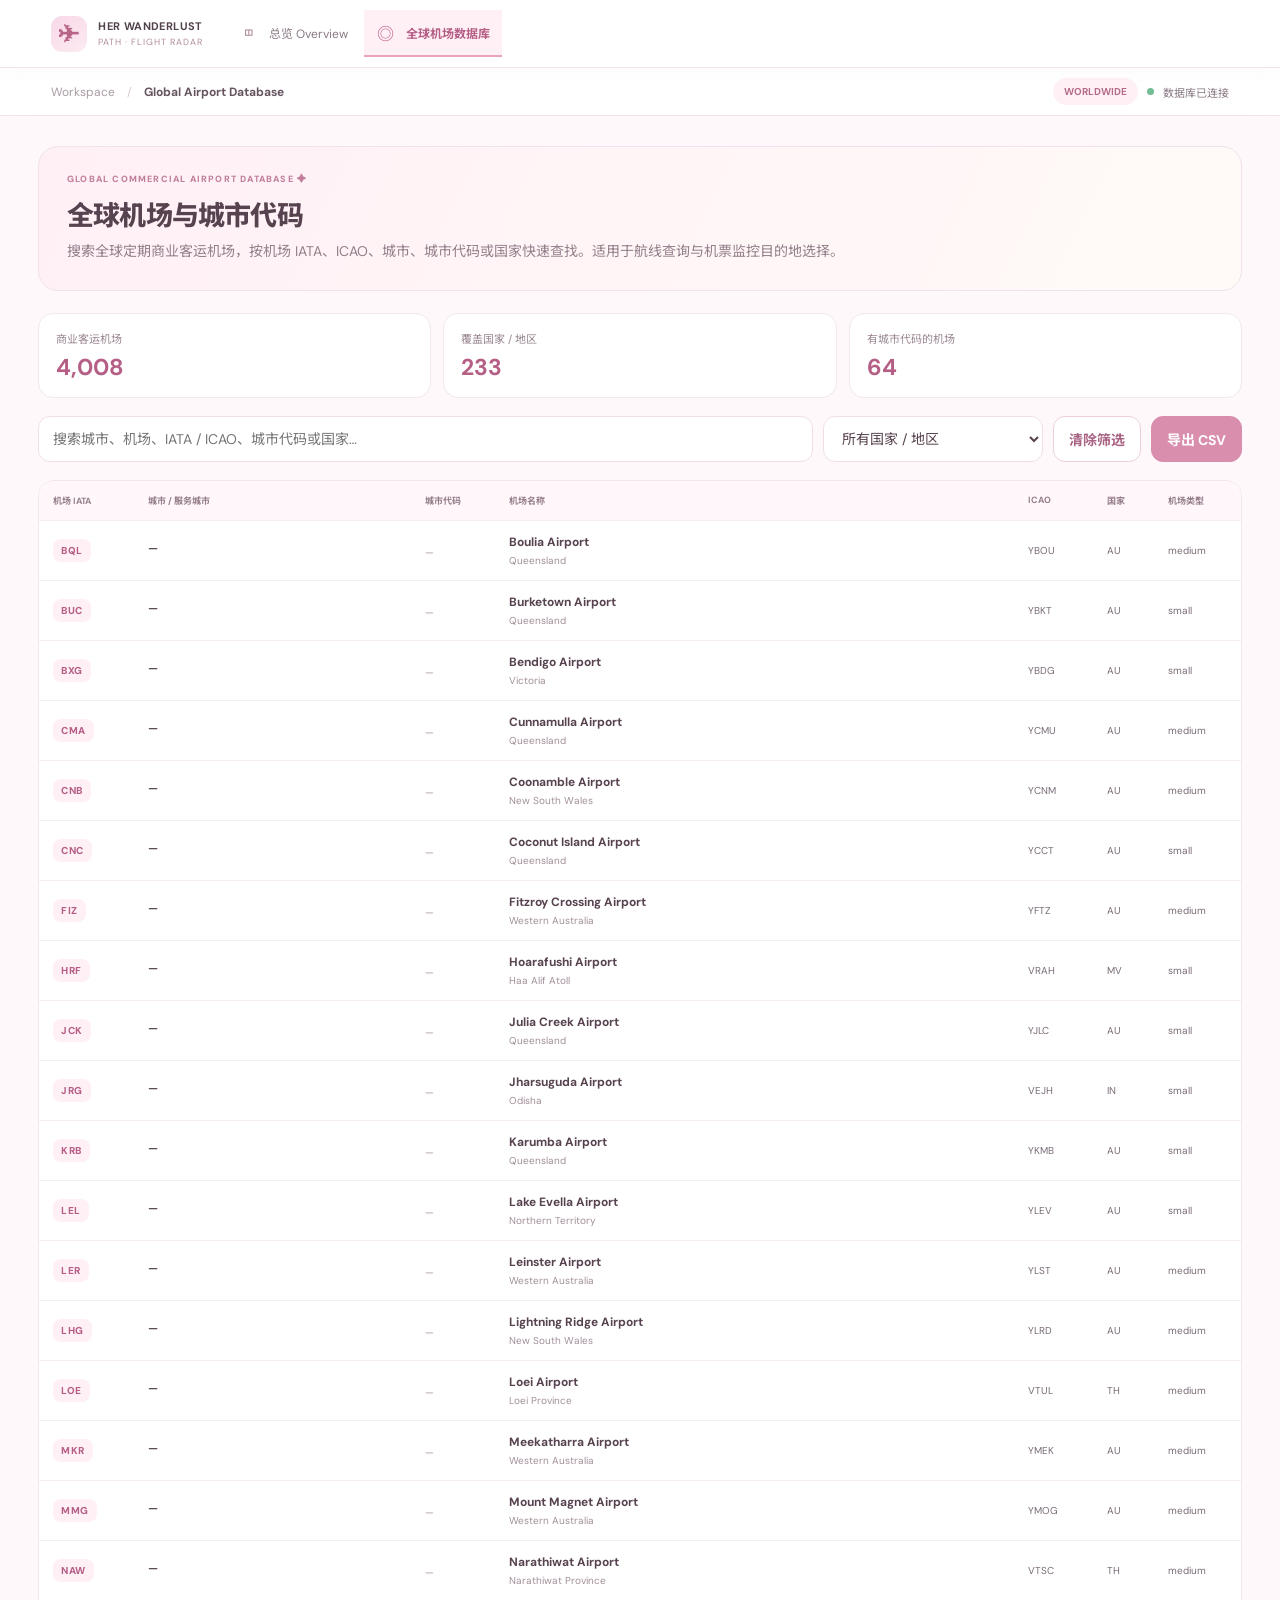
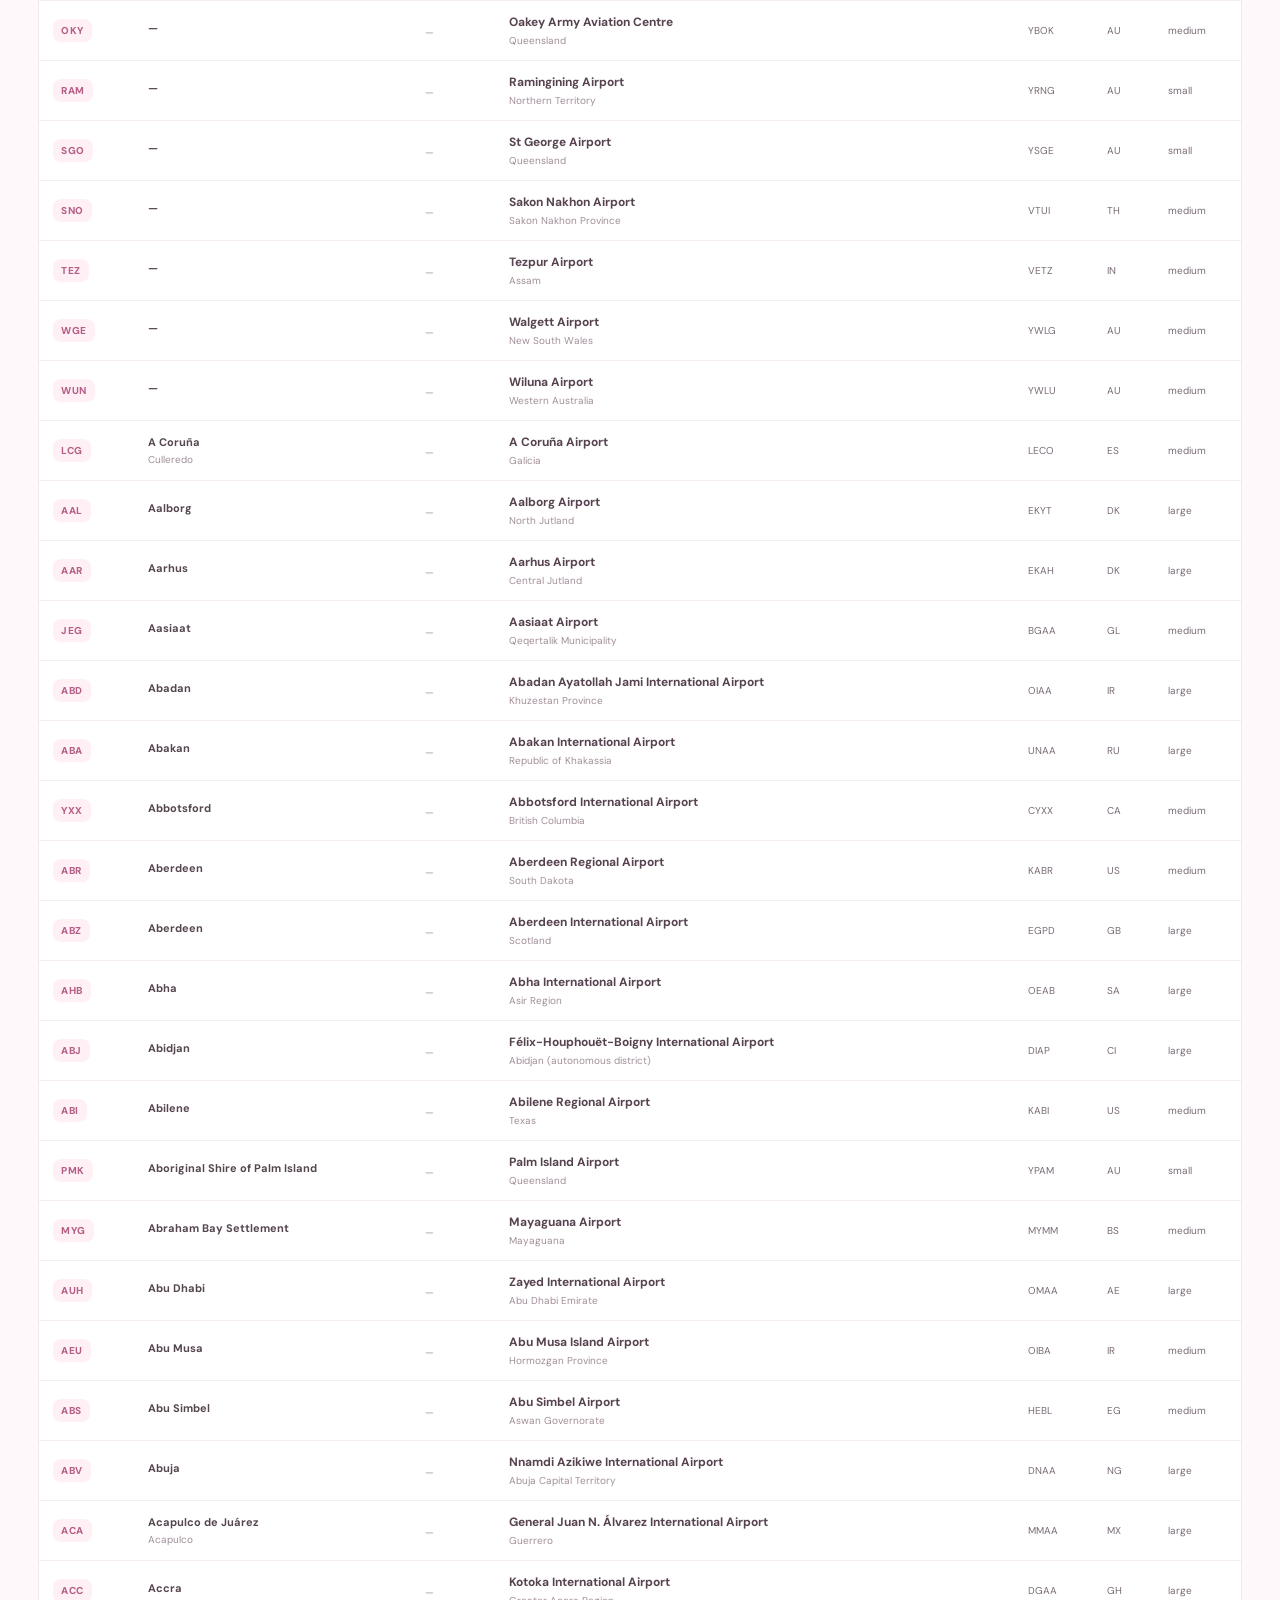
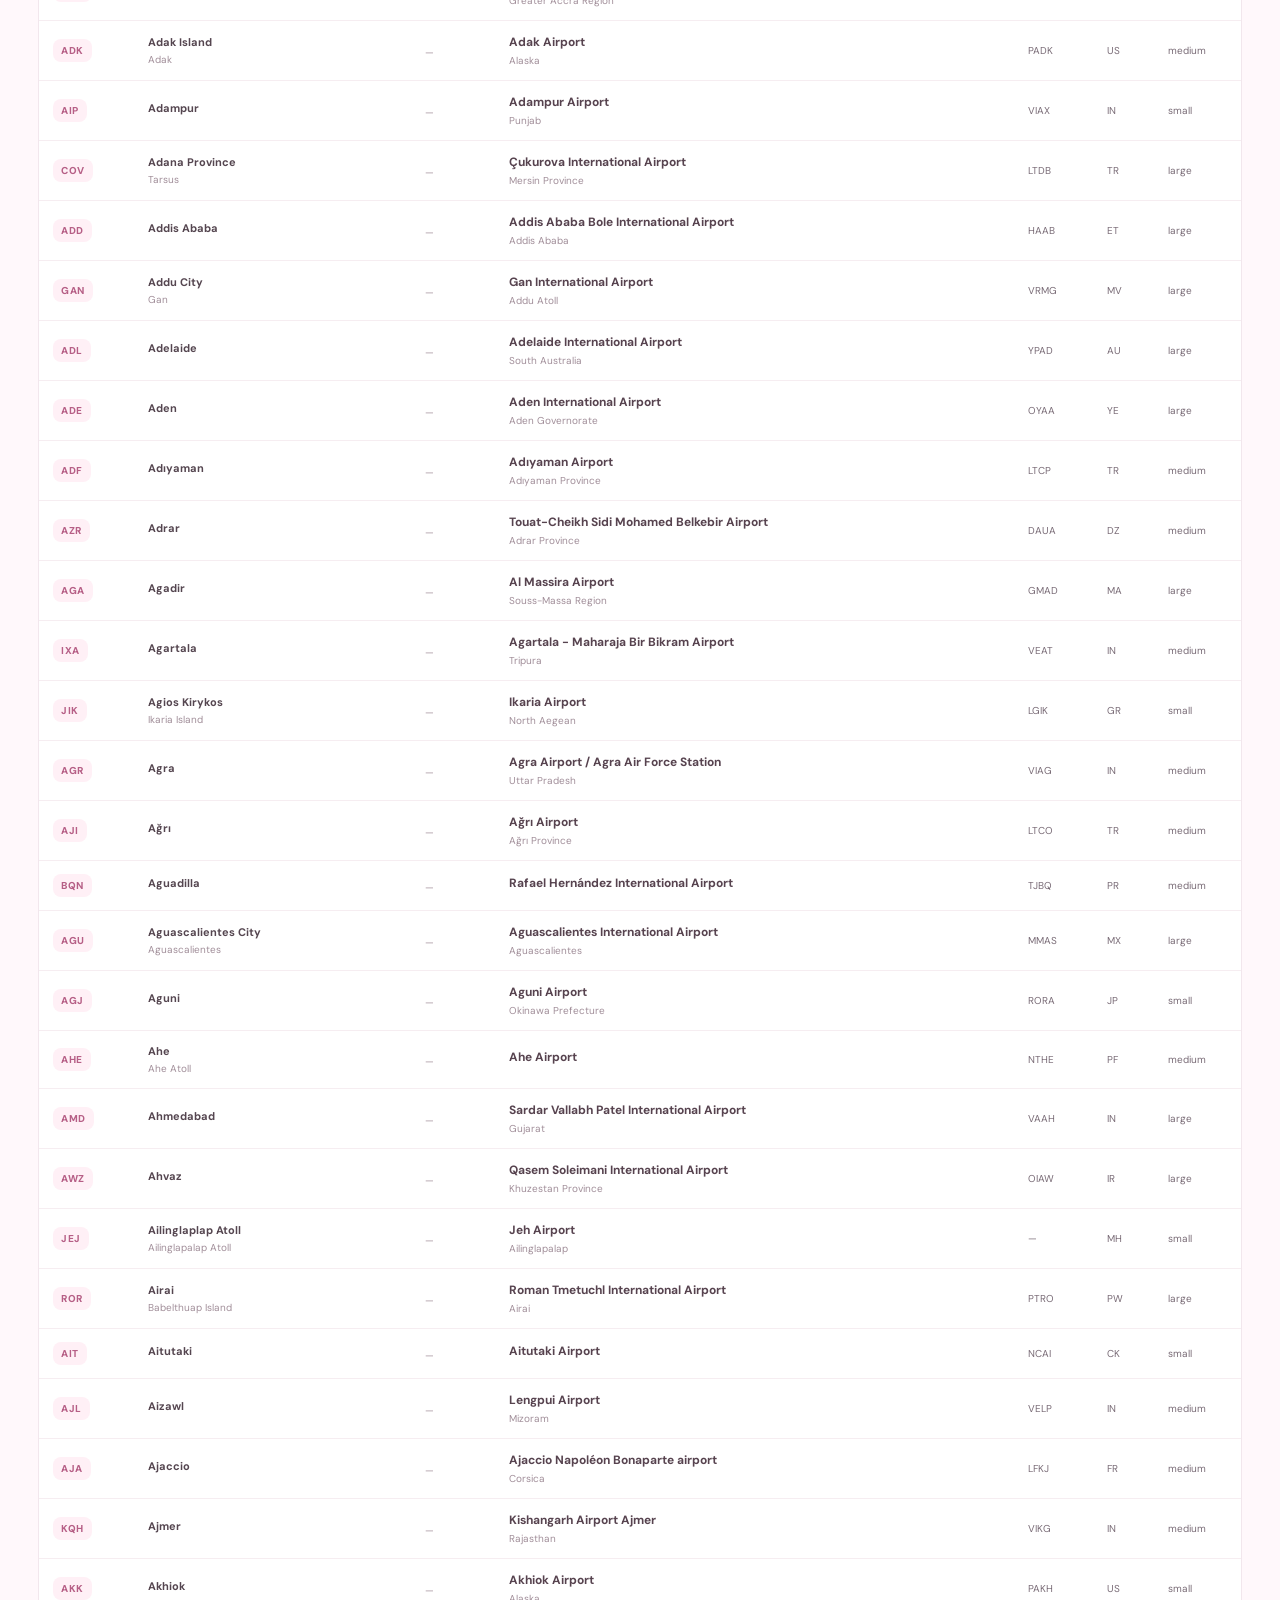
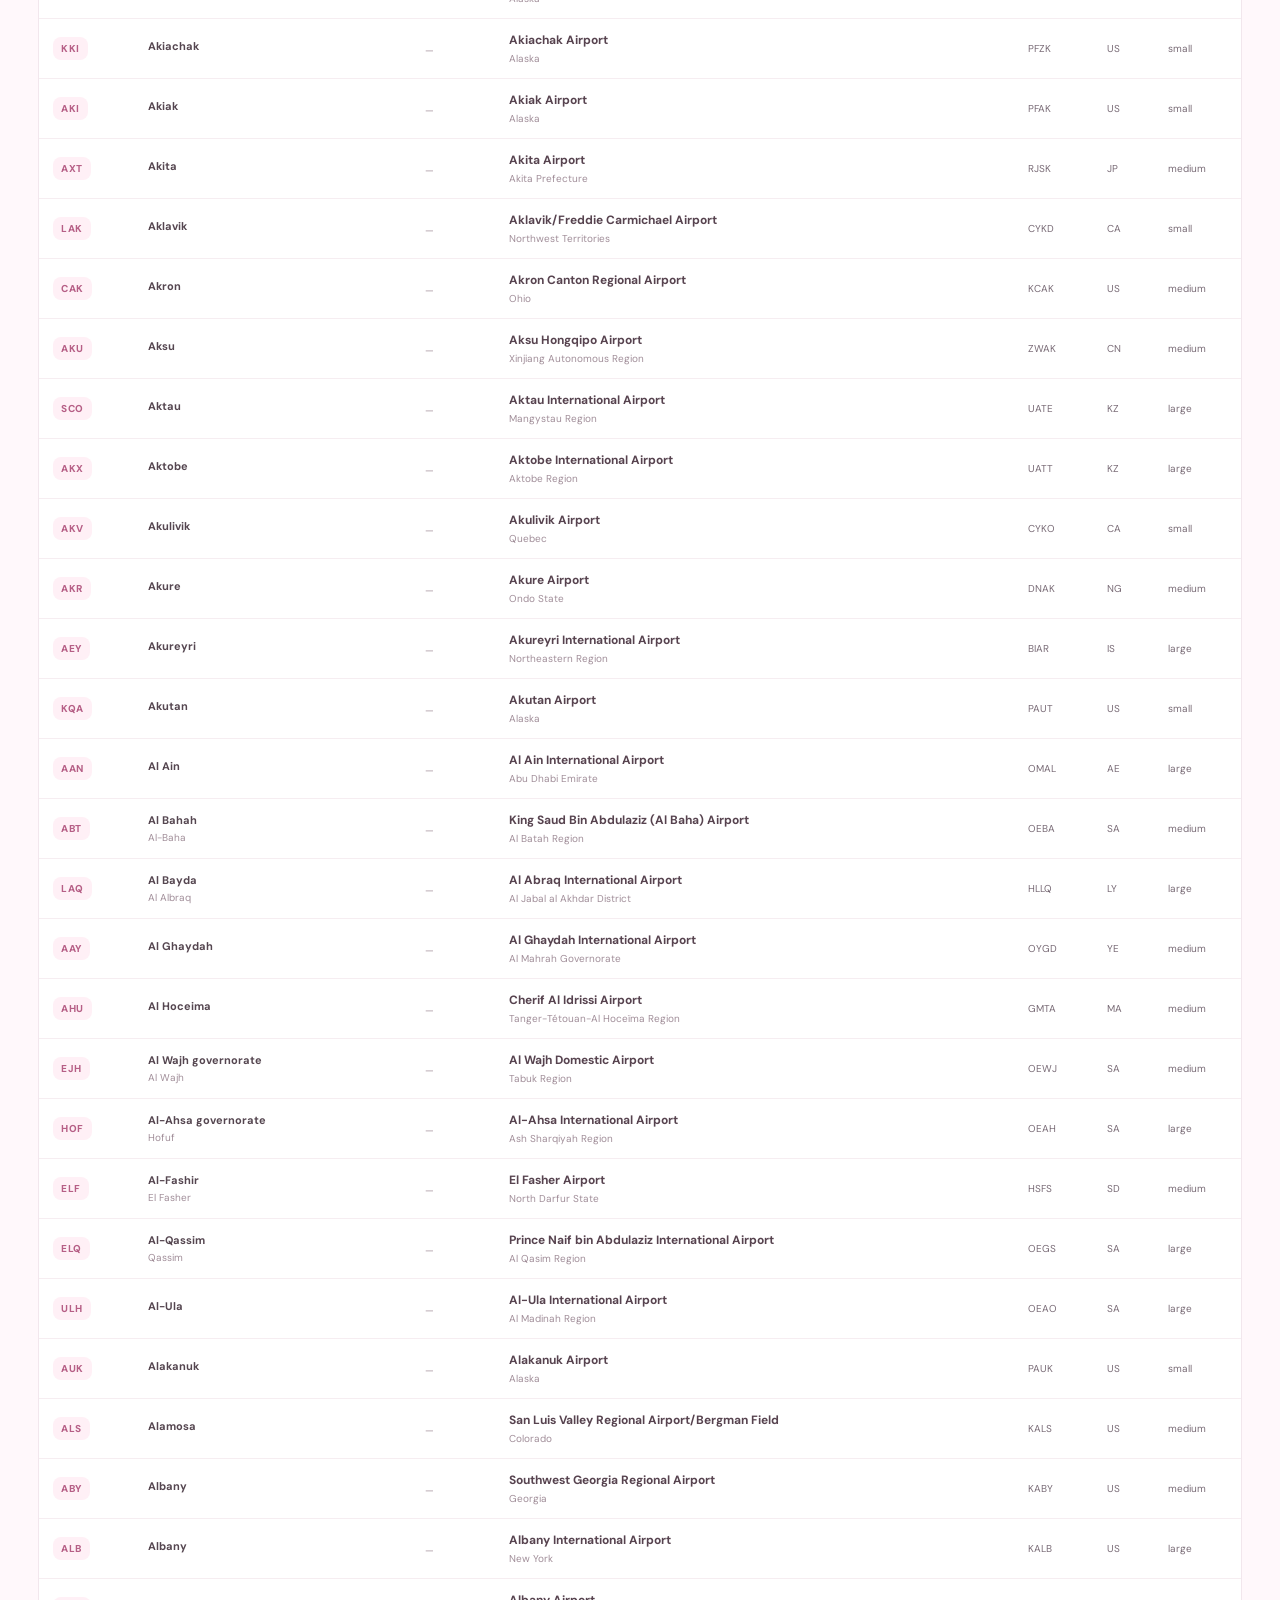
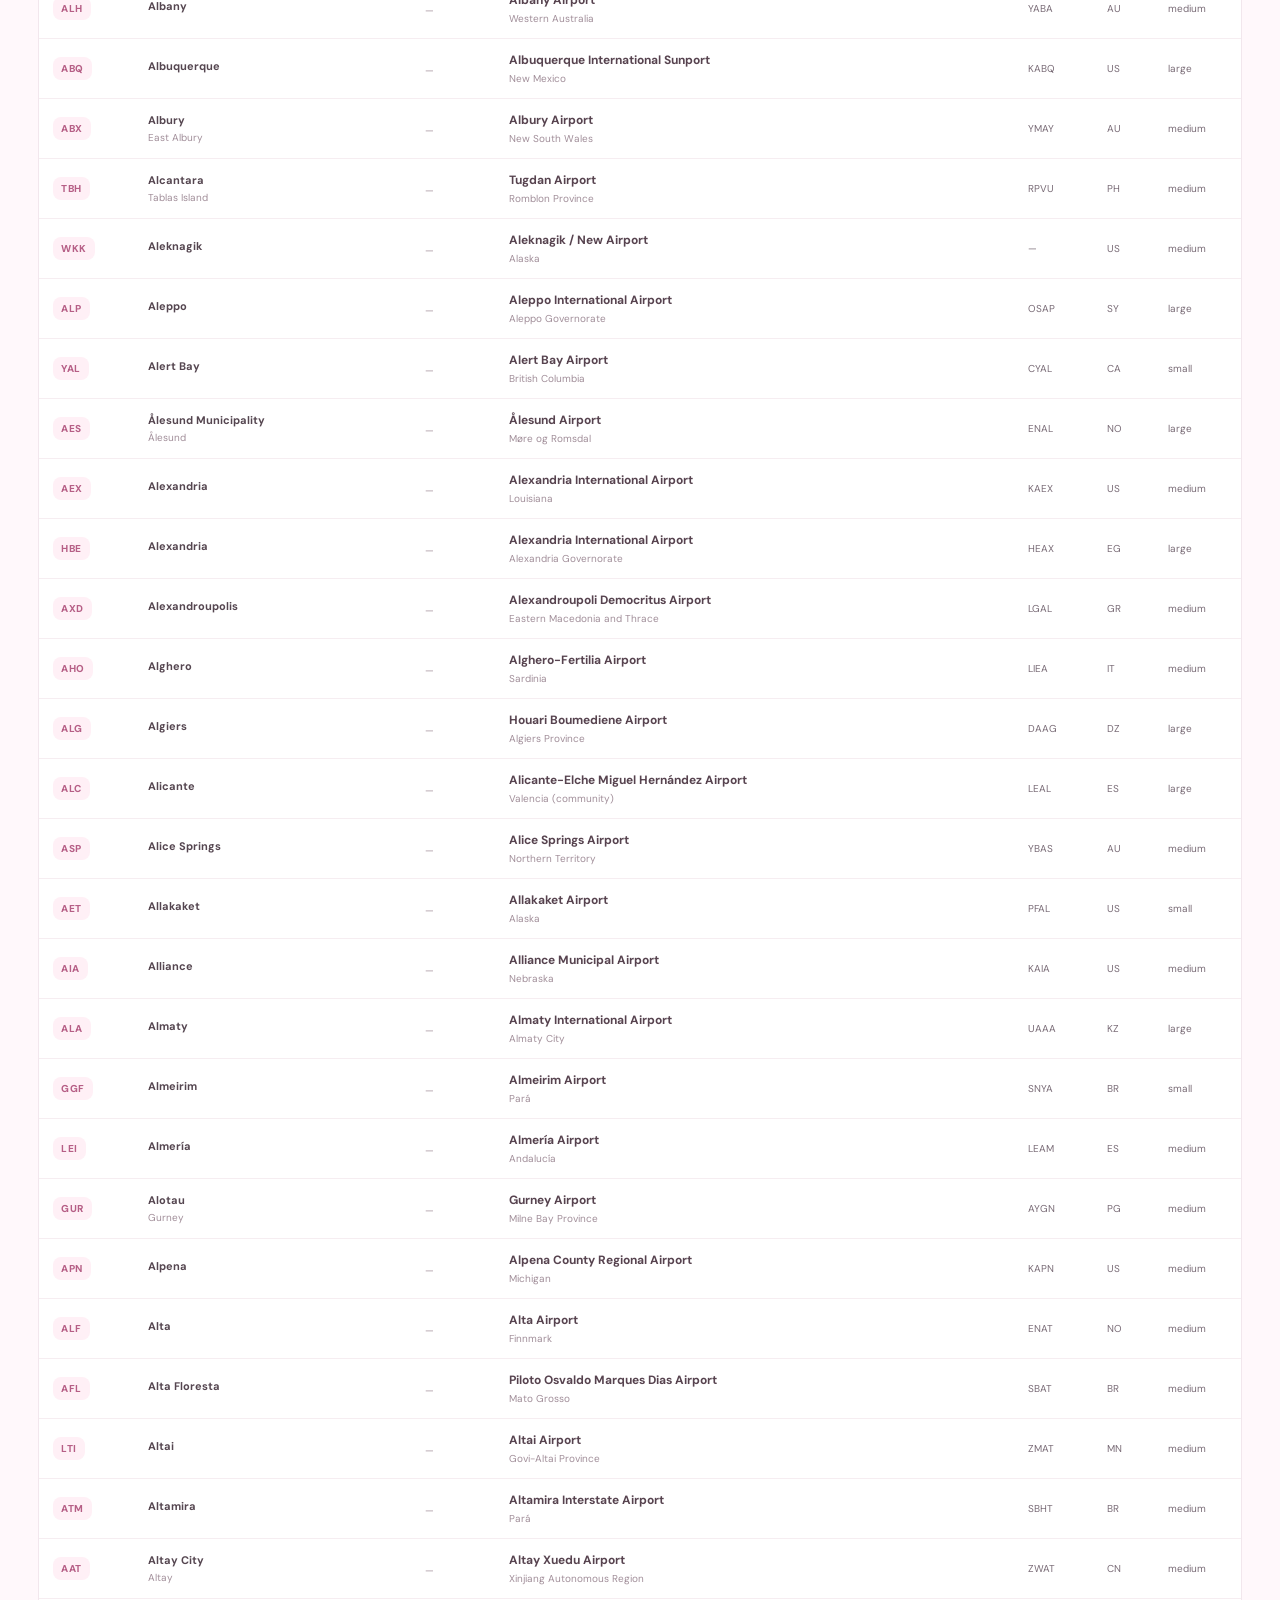
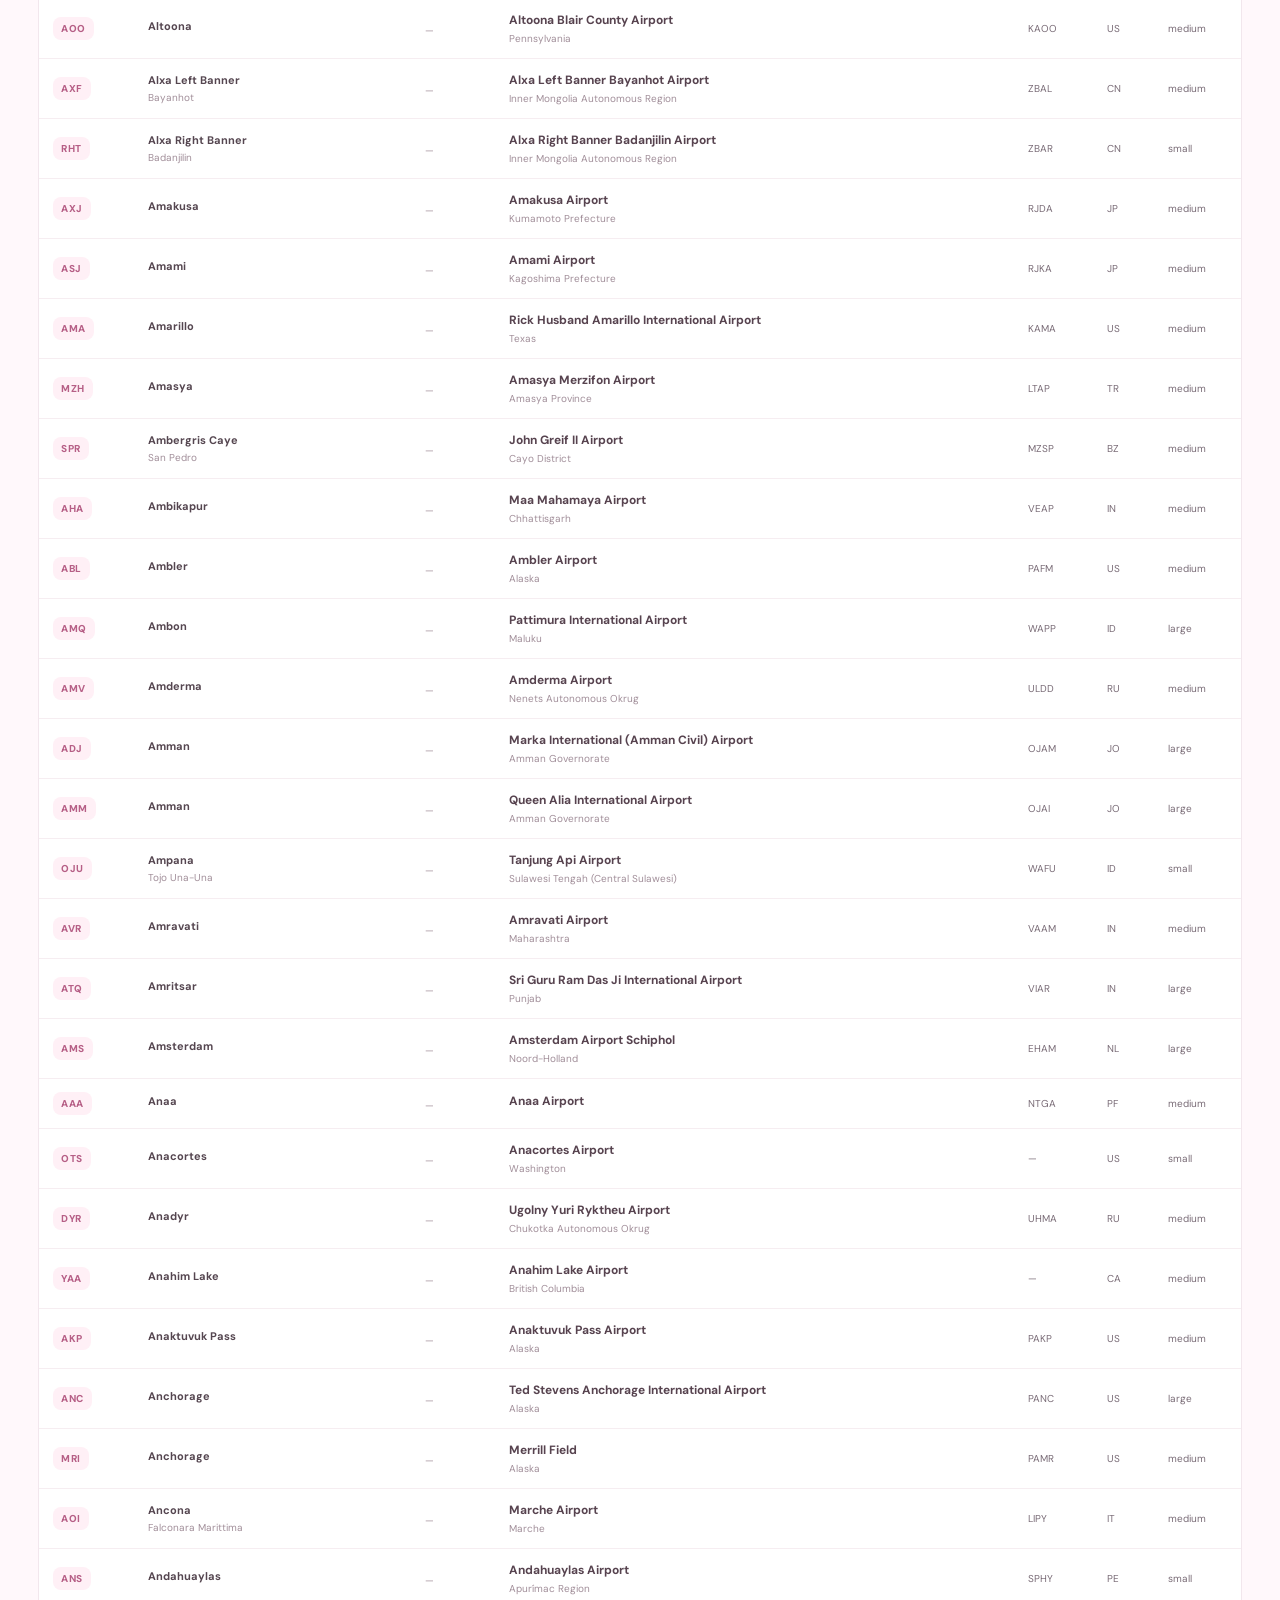
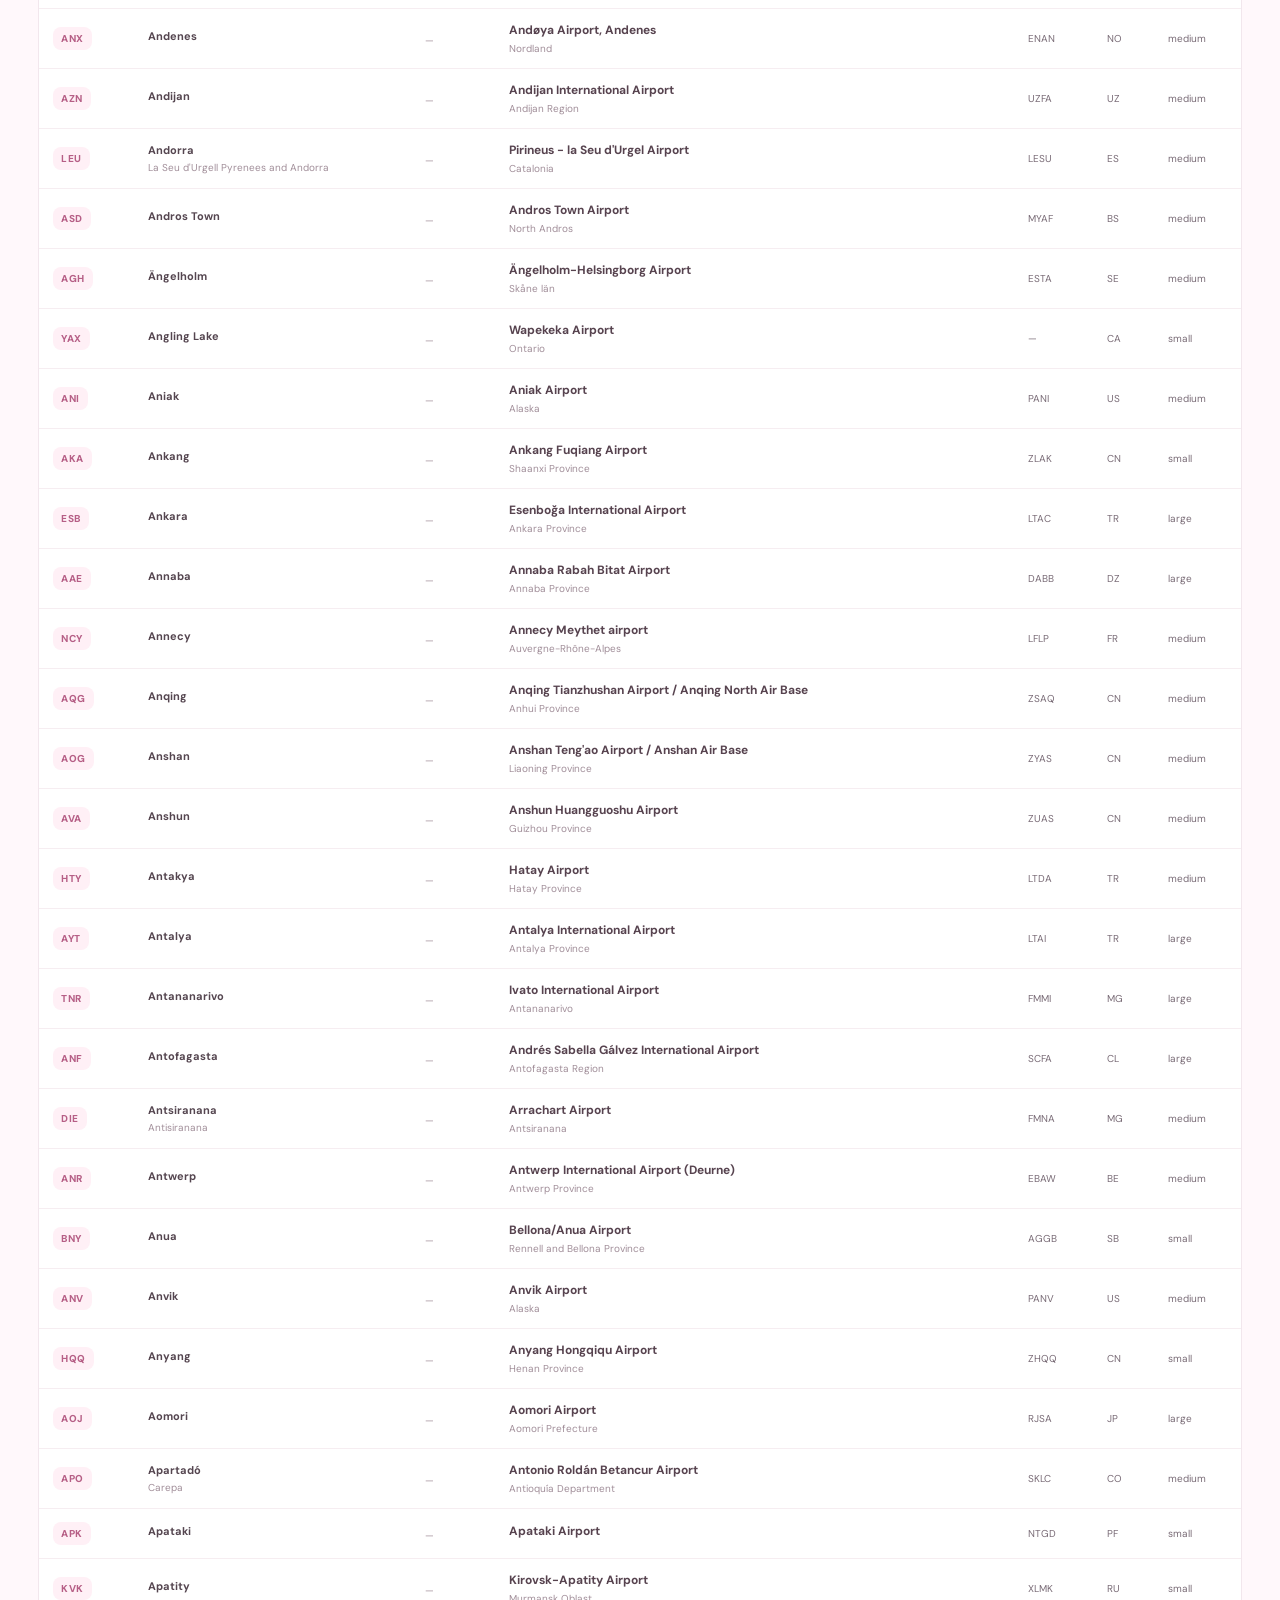
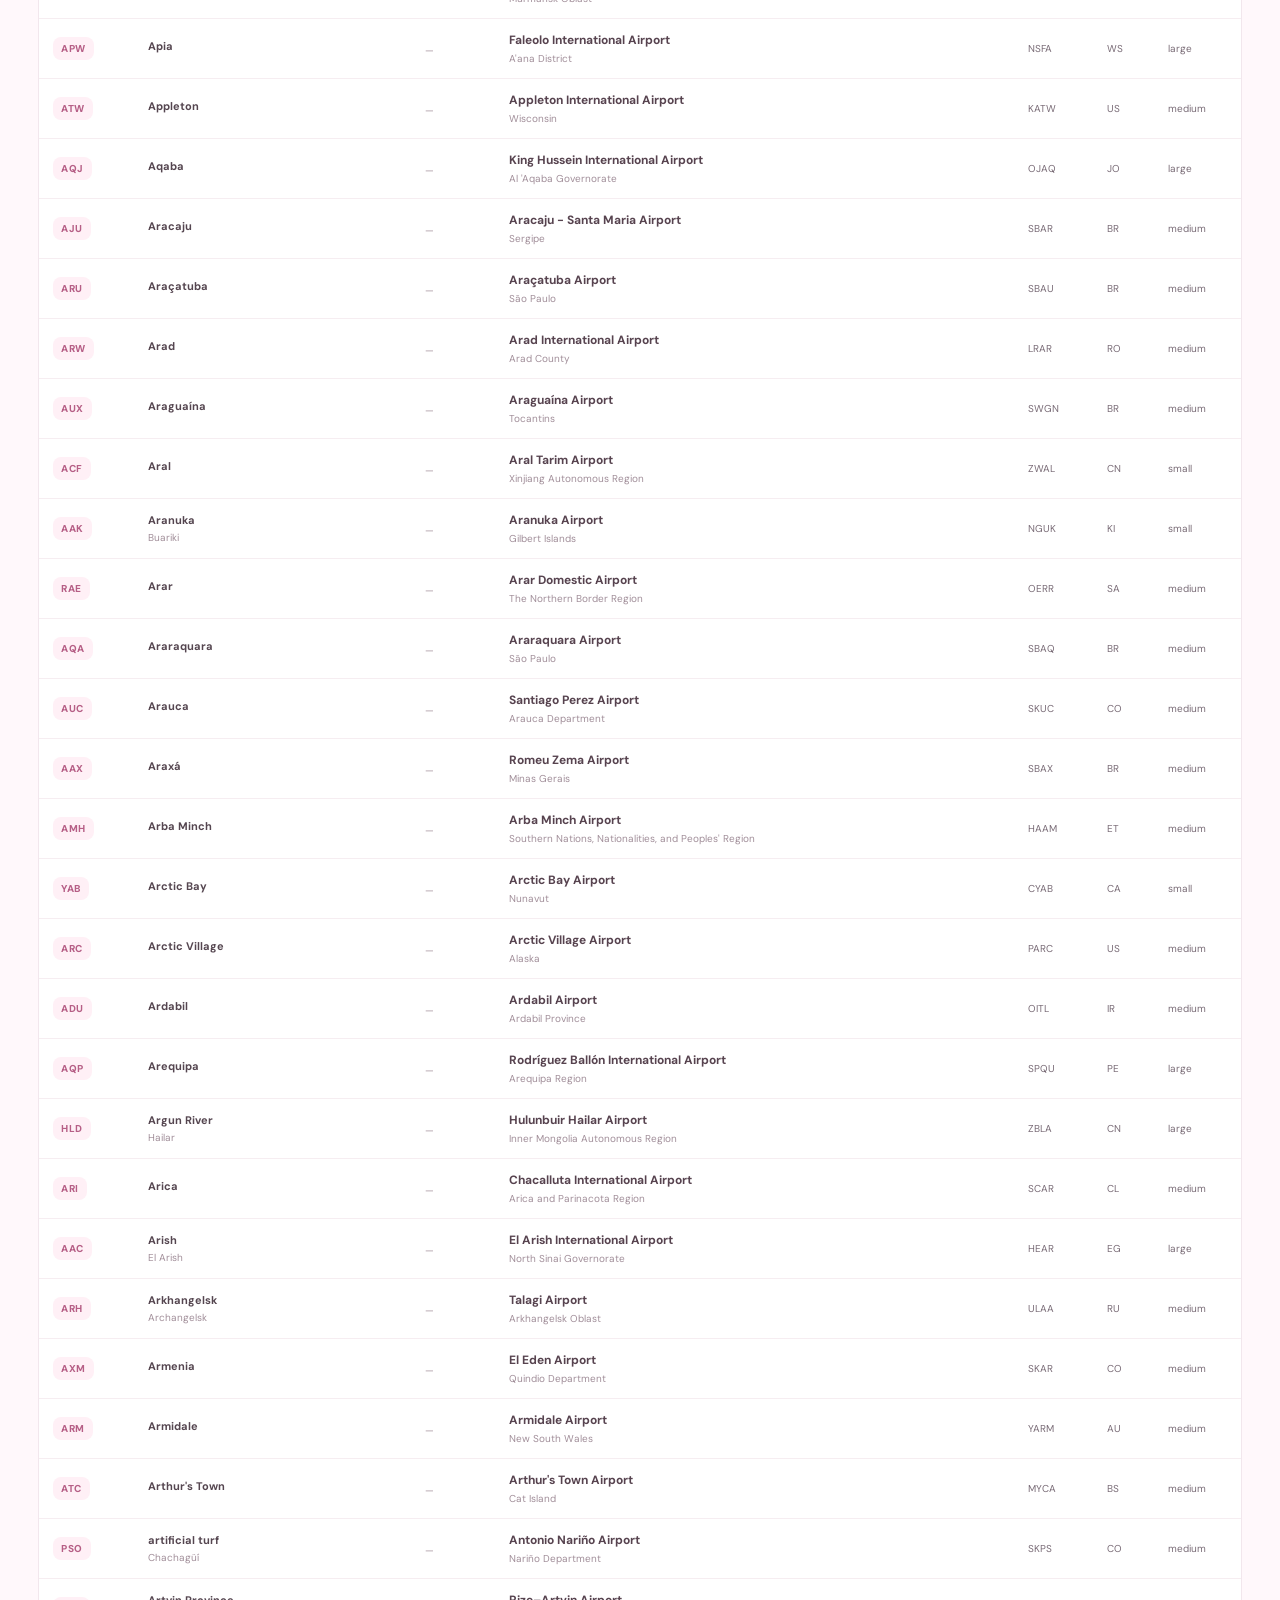
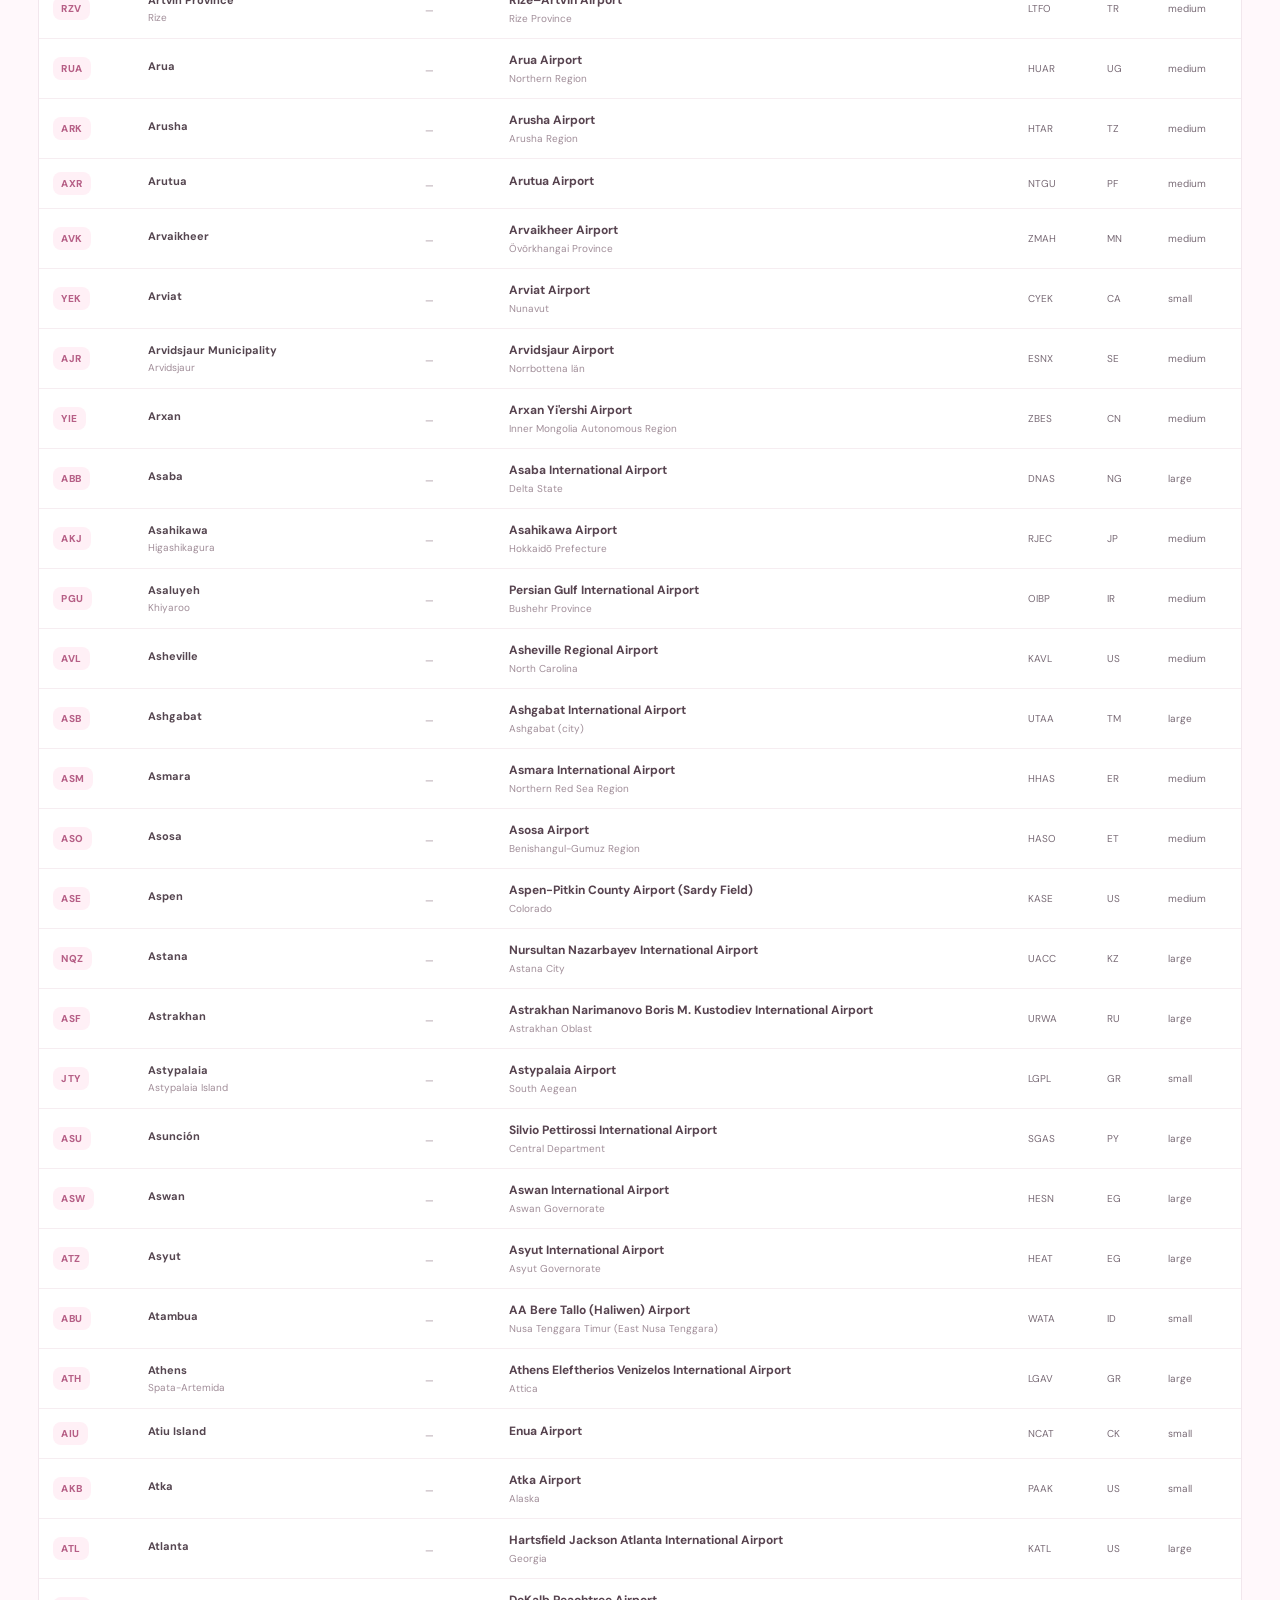
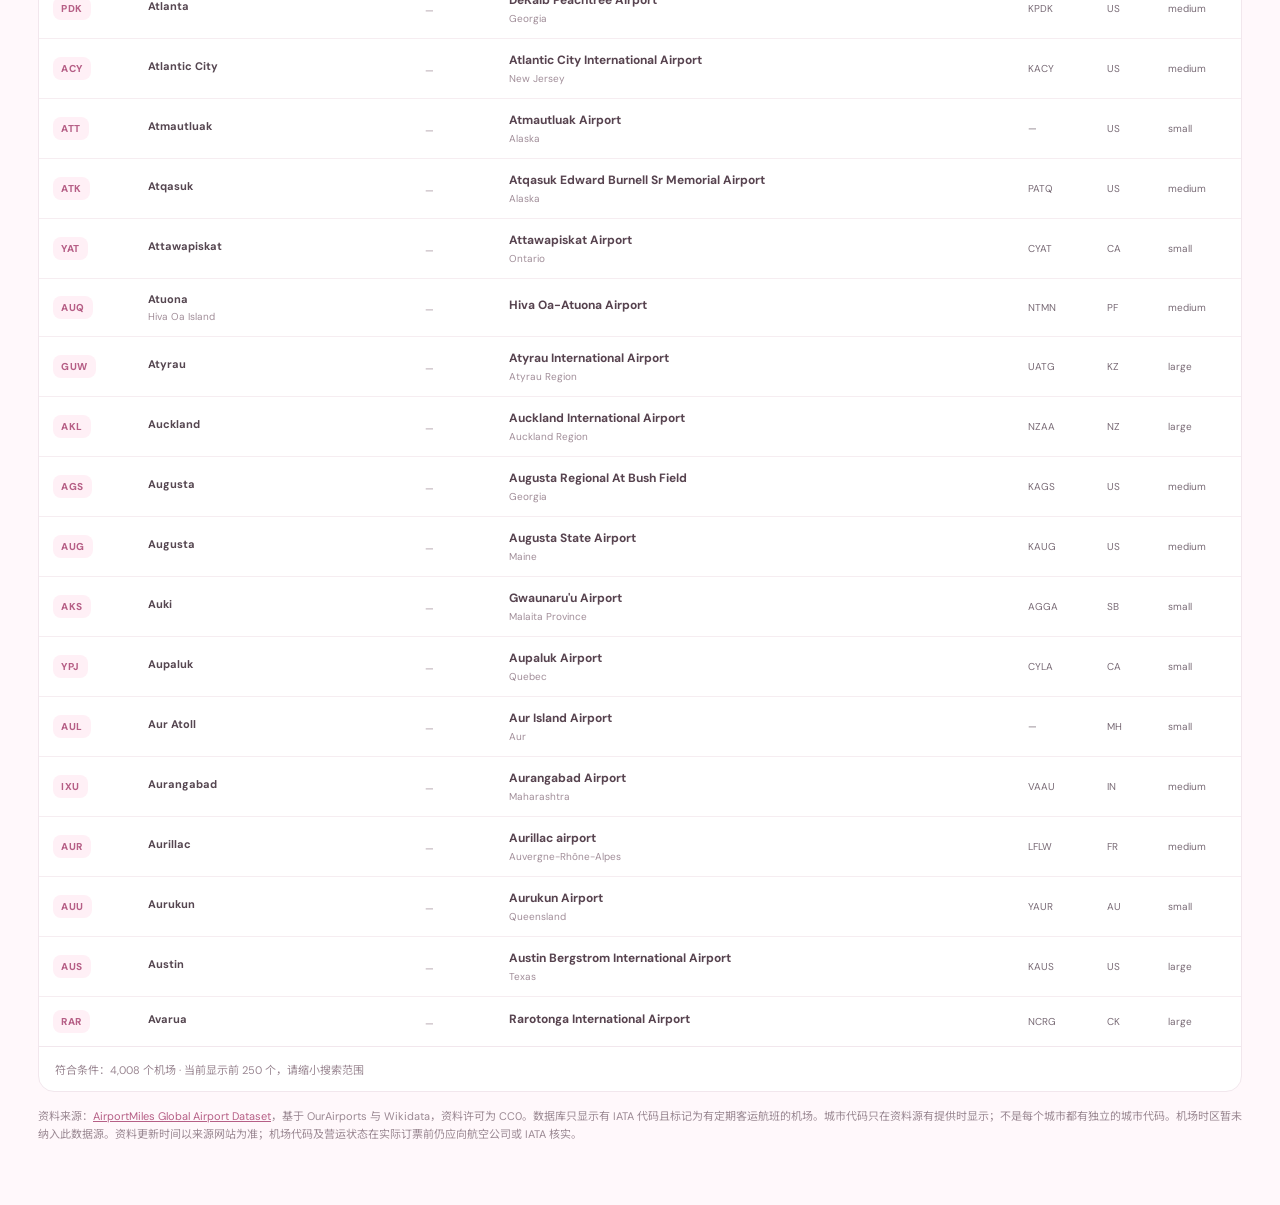
<file: docs/airports.html>
<!doctype html>
<html lang="zh-CN">
<head>
<meta charset="utf-8"><meta name="viewport" content="width=device-width,initial-scale=1">
<meta name="theme-color" content="#fff8fb">
<title>Global Airport Database · Her Wanderlust Path</title>
<link rel="preconnect" href="https://fonts.googleapis.com"><link rel="preconnect" href="https://fonts.gstatic.com" crossorigin>
<link href="https://fonts.googleapis.com/css2?family=DM+Sans:wght@400;500;600;700;800&family=Noto+Sans+SC:wght@400;500;600;700;800&display=swap" rel="stylesheet">
<link rel="stylesheet" href="./styles.css">
<style>
.airport-wrap{max-width:1400px;margin:0 auto;padding:30px 38px 50px}
.airport-hero{background:linear-gradient(115deg,#fff0f6,#fffaf7);border:1px solid #f1e2eb;border-radius:20px;padding:26px 28px;margin-bottom:22px}
.airport-hero h1{font-size:27px;margin:7px 0;color:#57434f}.airport-hero p{color:#927f8a;margin:0;line-height:1.7}
.airport-tools{display:grid;grid-template-columns:minmax(220px,1fr) 220px auto auto;gap:10px;margin:18px 0}
.airport-tools input,.airport-tools select{width:100%;border:1px solid #f0dfe8;border-radius:12px;background:#fff;padding:12px 14px;color:#57434f;outline:none}
.airport-tools input:focus,.airport-tools select:focus{border-color:#d98eae;box-shadow:0 0 0 3px #fff0f6}
.airport-btn{border:1px solid #edcfdd;border-radius:12px;background:#fff;color:#a96383;padding:10px 15px;font-weight:700}
.airport-btn.primary{background:#d98eae;color:white;border-color:#d98eae}
.airport-stats{display:grid;grid-template-columns:repeat(3,minmax(0,1fr));gap:12px;margin:16px 0}
.airport-stat{background:#fff;border:1px solid #f2e7ed;border-radius:15px;padding:15px 17px}.airport-stat span{font-size:11px;color:#9a8792}.airport-stat b{display:block;font-size:23px;color:#b65f86;margin-top:5px}
.airport-table-wrap{background:#fff;border:1px solid #f2e7ed;border-radius:16px;overflow:hidden}
.airport-table{width:100%;border-collapse:collapse;font-size:12px}.airport-table th{background:#fff7fa;color:#967f8c;text-align:left;padding:13px 14px;font-weight:700;white-space:nowrap}.airport-table td{padding:13px 14px;border-top:1px solid #f6edf1;vertical-align:middle}.airport-table tr:hover td{background:#fffafd}
.airport-code{display:inline-block;background:#fff0f6;color:#b65f86;border-radius:8px;padding:5px 8px;font-weight:800;letter-spacing:.5px}.city-code{display:inline-block;background:#f2efff;color:#7869ad;border-radius:8px;padding:5px 8px;font-weight:800}.airport-name b{display:block;color:#57434f;font-size:12px}.airport-name small,.airport-sub{display:block;color:#a18e99;font-size:10px;margin-top:4px}
.airport-count{padding:14px 16px;color:#9a8792;font-size:11px;border-top:1px solid #f2e7ed}
.airport-note{font-size:11px;color:#9b8993;line-height:1.7;margin-top:15px}.airport-note a{color:#b65f86}
.empty-airports{text-align:center;padding:38px;color:#a18e99}
@media(max-width:850px){.airport-wrap{padding:18px 14px 36px}.airport-tools{grid-template-columns:1fr 1fr}.airport-tools input{grid-column:1/-1}.airport-table-wrap{overflow-x:auto}.airport-table{min-width:760px}}
@media(max-width:520px){.airport-stats{grid-template-columns:1fr 1fr}.airport-stat:last-child{grid-column:1/-1}.airport-hero{padding:20px}.airport-hero h1{font-size:22px}.airport-tools{grid-template-columns:1fr}.airport-tools input{grid-column:auto}}
</style>
</head>
<body>
<div class="app-shell">
<aside class="sidebar">
<a class="brand" href="./index.html"><span class="brand-mark">✈</span><span><b>HER WANDERLUST</b><small>PATH · FLIGHT RADAR</small></span></a>
<div class="side-label">WORKSPACE</div>
<nav class="nav">
<a class="nav-link" href="./index.html" style="text-decoration:none"><span>◫</span> 总览 Overview</a>
<a class="nav-link active" href="./airports.html" style="text-decoration:none"><span>◎</span> 全球机场数据库</a>
</nav>
<div class="side-label side-label-bottom">PREFERENCES</div>
<div class="sidebar-bottom"><div class="mini-plane">✈</div><b>Travel more, worry less.</b><p>Search the world, one airport at a time.</p><span class="version">HER WANDERLUST PATH · 2026</span></div>
</aside>
<main class="main">
<header class="topbar"><div class="crumb"><a href="./index.html" style="color:inherit;text-decoration:none">Workspace</a> <span>/</span> <b>Global Airport Database</b></div><div class="top-actions"><span class="currency-pill">WORLDWIDE</span><span class="status-dot"></span><span class="status-text" id="dbStatus">正在连接数据库…</span></div></header>
<div class="airport-wrap">
<section class="airport-hero"><div class="eyebrow">GLOBAL COMMERCIAL AIRPORT DATABASE ✦</div><h1>全球机场与城市代码</h1><p>搜索全球定期商业客运机场，按机场 IATA、ICAO、城市、城市代码或国家快速查找。适用于航线查询与机票监控目的地选择。</p></section>
<div class="airport-stats">
<div class="airport-stat"><span>商业客运机场</span><b id="airportTotal">—</b></div>
<div class="airport-stat"><span>覆盖国家 / 地区</span><b id="countryTotal">—</b></div>
<div class="airport-stat"><span>有城市代码的机场</span><b id="cityCodeTotal">—</b></div>
</div>
<div class="airport-tools">
<input id="airportSearch" type="search" placeholder="搜索城市、机场、IATA / ICAO、城市代码或国家…">
<select id="countryFilter"><option value="">所有国家 / 地区</option></select>
<button class="airport-btn" id="clearSearch">清除筛选</button>
<button class="airport-btn primary" id="exportAirports">导出 CSV</button>
</div>
<div class="airport-table-wrap">
<table class="airport-table">
<thead><tr><th>机场 IATA</th><th>城市 / 服务城市</th><th>城市代码</th><th>机场名称</th><th>ICAO</th><th>国家</th><th>机场类型</th></tr></thead>
<tbody id="airportRows"><tr><td colspan="7" class="empty-airports">正在载入全球机场资料…</td></tr></tbody>
</table>
<div class="airport-count" id="airportCount">正在载入…</div>
</div>
<p class="airport-note">资料来源：<a href="https://airportmiles.com/data" target="_blank" rel="noopener">AirportMiles Global Airport Dataset</a>，基于 OurAirports 与 Wikidata，资料许可为 CC0。数据库只显示有 IATA 代码且标记为有定期客运航班的机场。城市代码只在资料源有提供时显示；不是每个城市都有独立的城市代码。机场时区暂未纳入此数据源。资料更新时间以来源网站为准；机场代码及营运状态在实际订票前仍应向航空公司或 IATA 核实。</p>
</div>
</main></div>
<script>
const AIRPORT_SOURCES=['./data/airports.json','https://airportmiles.com/downloads/airports.json','https://raw.githubusercontent.com/tine-current/airport-codes/main/data/airports.json'];
let airports=[],filtered=[];
const $=id=>document.getElementById(id);
const esc=s=>String(s??'').replace(/[&<>"']/g,c=>({'&':'&amp;','<':'&lt;','>':'&gt;','"':'&quot;',"'":'&#39;'}[c]));
async function loadAirports(){
 $('dbStatus').textContent='正在连接数据库…';
 let lastError;
 for(const url of AIRPORT_SOURCES){
  try{
   const response=await fetch(url,{cache:'no-cache'});
   if(!response.ok)throw new Error('HTTP '+response.status);
   const payload=await response.json();
   const rows=Array.isArray(payload)?payload:payload.airports;
   if(!Array.isArray(rows)||!rows.length)throw new Error('资料格式不正确');
   const unique=new Map();
   rows.filter(a=>a&&/^[A-Z]{3}$/.test(String(a.iata||''))&&String(a.scheduled_flights??'yes').toLowerCase()!=='no').forEach(a=>unique.set(a.iata,a));
   airports=[...unique.values()].sort((a,b)=>String(a.served_city||a.municipality||'').localeCompare(String(b.served_city||b.municipality||''))||String(a.iata).localeCompare(String(b.iata)));
   populateCountries();renderAirports();
   $('dbStatus').textContent='数据库已连接';
   return;
  }catch(e){lastError=e}
 }
 $('dbStatus').textContent='连接失败';
 $('airportRows').innerHTML='<tr><td colspan="7" class="empty-airports">暂时无法载入数据库。请检查网络后重新整理页面。<br>'+esc(lastError?.message||'')+'</td></tr>';
 $('airportCount').textContent='资料载入失败';
}
function populateCountries(){
 const countries=[...new Set(airports.map(a=>a.country).filter(Boolean))].sort();
 $('countryFilter').innerHTML='<option value="">所有国家 / 地区</option>'+countries.map(c=>'<option value="'+esc(c)+'">'+esc(c)+'</option>').join('');
 $('airportTotal').textContent=airports.length.toLocaleString();
 $('countryTotal').textContent=countries.length.toLocaleString();
 $('cityCodeTotal').textContent=airports.filter(a=>a.city_code).length.toLocaleString();
}
function renderAirports(){
 const q=$('airportSearch').value.trim().toLowerCase(),country=$('countryFilter').value;
 filtered=airports.filter(a=>{
  if(country&&a.country!==country)return false;
  const hay=[a.iata,a.icao,a.name,a.municipality,a.served_city,a.city_code,a.country,a.region].join(' ').toLowerCase();
  return !q||hay.includes(q);
 });
 const rows=filtered.slice(0,250);
 $('airportRows').innerHTML=rows.length?rows.map(a=>{
  const city=a.served_city||a.municipality||'—';
  return '<tr><td><span class="airport-code">'+esc(a.iata)+'</span></td><td><b>'+esc(city)+'</b><small class="airport-sub">'+esc(a.municipality&&a.municipality!==city?a.municipality:'')+'</small></td><td>'+(a.city_code?'<span class="city-code">'+esc(a.city_code)+'</span>':'<span class="airport-sub">—</span>')+'</td><td class="airport-name"><b>'+esc(a.name)+'</b><small>'+esc(a.region||'')+'</small></td><td>'+esc(a.icao||'—')+'</td><td>'+esc(a.country||'—')+'</td><td>'+esc(a.size||'—')+'</td></tr>';
 }).join(''):'<tr><td colspan="7" class="empty-airports">没有找到符合条件的机场。</td></tr>';
 $('airportCount').textContent='符合条件：'+filtered.length.toLocaleString()+' 个机场'+(filtered.length>250?' · 当前显示前 250 个，请缩小搜索范围':'');
}
function exportCsv(){
 const fields=['iata','city_code','icao','name','served_city','municipality','country','region','latitude','longitude','elevation_m','size','wikidata'];
 const quote=v=>'"'+String(v??'').replace(/"/g,'""')+'"';
 const csv='\uFEFF'+[fields.join(','),...filtered.map(a=>fields.map(k=>quote(a[k])).join(','))].join('\r\n');
 const blob=new Blob([csv],{type:'text/csv;charset=utf-8'}),url=URL.createObjectURL(blob),a=document.createElement('a');
 a.href=url;a.download='her-wanderlust-global-commercial-airports.csv';a.click();URL.revokeObjectURL(url);
}
$('airportSearch').addEventListener('input',renderAirports);
$('countryFilter').addEventListener('change',renderAirports);
$('clearSearch').addEventListener('click',()=>{$('airportSearch').value='';$('countryFilter').value='';renderAirports()});
$('exportAirports').addEventListener('click',exportCsv);
loadAirports();
</script>
</body></html>
</file>
<file: docs/styles.css>
:root{--bg:#fff9fc;--paper:#fff;--ink:#453b43;--muted:#958892;--line:#f2e7ed;--pink:#e99fbd;--pink-dark:#c86f98;--rose:#fff0f6;--peach:#fff3eb;--green:#eaf7f0;--green-ink:#47866a;--lilac:#f2efff;--shadow:0 8px 28px rgba(90,48,69,.045)}*{box-sizing:border-box}body{margin:0;background:var(--bg);color:var(--ink);font-family:'DM Sans','Noto Sans SC',sans-serif;font-size:14px}button,input,select{font:inherit}button{cursor:pointer}.app-shell{min-height:100vh}.sidebar{position:fixed;inset:0 auto 0 0;width:252px;background:#fff;border-right:1px solid var(--line);padding:26px 18px;display:flex;flex-direction:column;z-index:10}.brand{display:flex;gap:11px;align-items:center;text-decoration:none;color:var(--ink);padding:4px 8px 35px}.brand-mark{display:grid;place-items:center;width:39px;height:39px;border-radius:13px;background:linear-gradient(145deg,#f9d9e6,#f7e8ed);color:#a85f7e;font-size:21px}.brand b{display:block;font-size:11px;letter-spacing:1.1px}.brand small{display:block;font-size:9px;letter-spacing:2px;color:#b18d9d;margin-top:3px}.side-label{font-size:9px;letter-spacing:1.7px;color:#b8aab2;font-weight:800;padding:0 12px 12px}.nav{display:grid;gap:5px}.nav-link{border:0;background:transparent;text-align:left;color:#827681;padding:12px;border-radius:11px;font-size:13px;display:flex;gap:12px;align-items:center}.nav-link span{font-size:17px;width:18px;text-align:center;color:#b18c9e}.nav-link:hover,.nav-link.active{background:#fff0f6;color:#a65f7e;font-weight:700}.nav-link.active span{color:#c86f98}.side-label-bottom{margin-top:30px}.sidebar-bottom{margin-top:auto;border-radius:16px;background:linear-gradient(145deg,#fff2f7,#fff8f5);padding:17px;color:#876c7a}.mini-plane{font-size:24px;color:#cf83a3;margin-bottom:10px}.sidebar-bottom b{font-size:12px}.sidebar-bottom p{font-size:11px;line-height:1.6;color:#a28d98;margin:5px 0 18px}.version{font-size:8px;letter-spacing:1px;color:#bda8b3}.main{margin-left:252px;min-height:100vh}.topbar{height:70px;background:rgba(255,255,255,.8);border-bottom:1px solid var(--line);display:flex;align-items:center;justify-content:space-between;padding:0 38px;position:sticky;top:0;z-index:5;backdrop-filter:blur(12px)}.crumb{font-size:12px;color:#a99ca5}.crumb span{padding:0 9px;color:#d8cbd2}.crumb b{color:#5c4b56}.top-actions{display:flex;align-items:center;gap:9px;font-size:11px;color:#8c7c86}.currency-pill,.soft-tag{background:#fff0f6;color:#b56c8b;padding:7px 11px;border-radius:20px;font-size:10px;font-weight:700}.status-dot,.live-dot{width:7px;height:7px;border-radius:50%;background:#72bd94;display:inline-block}.content{max-width:1450px;margin:auto;padding:35px 38px 22px}.page-view{display:none}.page-view.active{display:block}.welcome-row,.page-title{display:flex;align-items:flex-end;justify-content:space-between;gap:20px;margin-bottom:25px}.eyebrow{font-size:9px;letter-spacing:1.8px;color:#c17e9b;font-weight:800;margin-bottom:9px}h1{font-size:27px;letter-spacing:-.8px;margin:0 0 7px;font-weight:800}.muted{color:var(--muted)}.welcome-row p,.page-title p{font-size:12px;margin:0}.updated-box{font-size:10px;color:#a4939e;display:flex;align-items:center;gap:8px;padding-bottom:4px}.stat-grid{display:grid;grid-template-columns:repeat(4,minmax(0,1fr));gap:14px;margin-bottom:32px}.stat-card,.panel{background:var(--paper);border:1px solid var(--line);border-radius:16px;box-shadow:var(--shadow)}.stat-card{padding:17px 19px}.stat-top{display:flex;align-items:center;justify-content:space-between;color:#93858f;font-size:11px}.stat-icon{width:30px;height:30px;border-radius:10px;display:grid;place-items:center;font-size:16px}.pink{background:var(--rose);color:#bd7895}.peach{background:var(--peach);color:#c88b69}.green{background:var(--green);color:var(--green-ink)}.lilac{background:var(--lilac);color:#897dc1}.stat-card strong{display:block;font-size:27px;letter-spacing:-1px;margin:12px 0 2px}.stat-card small{font-size:10px;color:#b0a3ac}.section-heading{display:flex;justify-content:space-between;align-items:flex-end;margin:0 0 13px}.section-heading h2{font-size:16px;margin:0 0 3px}.section-heading p{font-size:10px;color:#a497a0;margin:0}.range-switch{display:flex;gap:3px;background:#f8f0f4;border-radius:9px;padding:3px}.range-btn{border:0;background:transparent;color:#a18e9a;padding:6px 10px;border-radius:7px;font-size:10px}.range-btn.active{background:white;color:#b86789;box-shadow:0 1px 4px #6b45520d;font-weight:700}.chart-panel{padding:18px 20px 12px;margin-bottom:28px}.chart-legend{display:flex;gap:15px;flex-wrap:wrap;margin-bottom:10px}.legend-item{display:flex;gap:6px;align-items:center;font-size:10px;color:#8e808a}.legend-dot{width:7px;height:7px;border-radius:50%}.chart-wrap{height:220px;width:100%}.chart-wrap svg{width:100%;height:100%;overflow:visible}.chart-foot{display:flex;justify-content:space-between;color:#b0a3ac;font-size:9px;padding-top:8px;border-top:1px solid #f7f0f3}.two-col{display:grid;grid-template-columns:1.1fr .9fr;gap:24px}.compact{margin-bottom:12px}.text-button{border:0;background:none;color:#bd7393;font-size:10px;font-weight:700}.route-list,.activity-list{display:grid;gap:9px}.route-mini,.activity-item{display:flex;align-items:center;justify-content:space-between;gap:10px;background:#fff;border:1px solid var(--line);border-radius:12px;padding:12px 14px}.route-main{display:flex;align-items:center;gap:11px;min-width:0}.route-avatar{width:34px;height:34px;flex:none;border-radius:11px;background:#fff0f6;color:#bd7895;display:grid;place-items:center}.route-name{font-weight:700;font-size:12px}.route-sub{font-size:9px;color:#aa9da6;margin-top:3px}.route-price{text-align:right;font-size:13px;font-weight:800}.route-price small{display:block;font-size:9px;font-weight:500;color:#a99ba5;margin-top:3px}.activity-left{font-size:11px}.activity-left small{display:block;color:#a99ba5;font-size:9px;margin-top:4px}.activity-price{font-size:12px;font-weight:800}.page-title{margin-bottom:23px}.notice{border:1px solid #f2dfE8;background:#fff5f9;border-radius:13px;padding:15px 17px;margin-bottom:18px;font-size:11px;color:#806d78;line-height:1.65}.notice b{font-size:12px;color:#6a5662}.notice p{margin:5px 0 7px}.notice a,.github-link{color:#b76788;font-weight:700;text-decoration:none}.notice code{background:#fff;border-radius:4px;padding:2px 4px}.table-panel{overflow:hidden}.panel-head{padding:17px 19px;display:flex;align-items:center;justify-content:space-between;gap:12px}.panel-head h3,.settings-card h3{font-size:13px;margin:0 0 4px}.small{font-size:10px}.search-input{border:1px solid var(--line);background:#fff;border-radius:9px;padding:9px 11px;font-size:10px;color:#685965;outline:none;min-width:190px}.search-input:focus{border-color:#e4a8c2}.table-scroll{overflow-x:auto}table{width:100%;border-collapse:collapse;white-space:nowrap}th{text-align:left;background:#fff9fc;color:#a596a0;font-size:9px;font-weight:700;padding:11px 17px}td{padding:13px 17px;border-top:1px solid #f7eff3;font-size:10px;color:#796b76}td b{color:#554650;font-size:11px}.table-route{display:flex;align-items:center;gap:9px}.route-code{background:#fff0f6;color:#b56c8b;border-radius:7px;padding:6px 7px;font-size:9px;font-weight:800}.state{display:inline-block;border-radius:20px;padding:5px 8px;font-size:9px;font-weight:700}.state.good{background:#edf8f1;color:#548d70}.state.wait{background:#fff3eb;color:#b98260}.radar-summary{background:linear-gradient(110deg,#fff0f6,#fff6f0);border:1px solid #f5e2ea;border-radius:15px;padding:17px 20px;margin-bottom:17px;color:#8b6b7b;font-size:12px}.radar-summary b{color:#a9587c;font-size:20px;margin-right:6px}.radar-grid{display:grid;grid-template-columns:repeat(2,minmax(0,1fr));gap:13px}.radar-card{background:white;border:1px solid var(--line);border-radius:15px;padding:17px}.radar-card h3{font-size:13px;margin:0}.radar-card .big-price{font-size:25px;font-weight:800;margin:12px 0 4px}.radar-card p{font-size:10px;color:#a2949e;margin:0}.alert-grid,.settings-grid{display:grid;grid-template-columns:1fr 1fr;gap:15px;margin-bottom:18px}.alert-card,.settings-card{padding:20px}.alert-symbol{font-size:23px;color:#c77f9e}.alert-card h3{font-size:14px;margin:10px 0 6px}.alert-card p{font-size:11px;color:#988994;line-height:1.6}.tiny{font-size:9px!important}.setting-row{display:flex;justify-content:space-between;align-items:center;gap:12px;padding:13px 0;border-bottom:1px solid #f5edf1}.setting-row:last-of-type{border:0}.setting-row b{display:block;font-size:11px}.setting-row small{display:block;color:#a99ca5;font-size:9px;margin-top:4px}.setting-row strong{font-size:10px;color:#947b89;text-align:right}.github-link{display:inline-block;font-size:10px;margin-top:14px}.footer{text-align:center;color:#b6a7b0;font-size:9px;padding:35px 0 10px}.footer b{color:#a87990}.toast{position:fixed;bottom:22px;left:50%;transform:translate(-50%,20px);opacity:0;background:#574652;color:white;padding:10px 16px;border-radius:9px;font-size:11px;transition:.25s;pointer-events:none;z-index:20}.toast.show{opacity:1;transform:translate(-50%,0)}.empty-state{padding:28px;text-align:center;color:#a99ca5;font-size:11px}.mobile-menu{display:none;border:0;background:none;font-size:18px;color:#806d78}@media(max-width:1050px){.sidebar{width:220px}.main{margin-left:220px}.content{padding:28px 24px}.topbar{padding:0 24px}.stat-grid{grid-template-columns:repeat(2,1fr)}}@media(max-width:720px){.sidebar{transform:translateX(-100%);transition:transform .25s;width:260px;box-shadow:10px 0 30px #5a334014}.sidebar.open{transform:translateX(0)}.main{margin-left:0}.topbar{height:60px;padding:0 16px}.mobile-menu{display:block}.crumb{margin-right:auto;margin-left:12px}.status-text{display:none}.content{padding:25px 16px}.welcome-row,.page-title{align-items:flex-start;flex-direction:column}.updated-box{padding:0}.stat-grid{gap:9px}.stat-card{padding:13px}.stat-card strong{font-size:23px}.two-col,.alert-grid,.settings-grid{grid-template-columns:1fr}.radar-grid{grid-template-columns:1fr}.chart-wrap{height:180px}.chart-foot{font-size:8px}.search-input{min-width:0;width:150px}.panel-head{padding:14px}.section-heading h2{font-size:14px}h1{font-size:23px}.sidebar-bottom{margin-top:35px}}

/* Phase 1 light dashboard refinements */
.welcome-actions{display:flex;align-items:center;gap:14px;flex-wrap:wrap;justify-content:flex-end}
.refresh-button{border:1px solid #f0dce6;background:#fff;color:#a96383;border-radius:10px;padding:9px 13px;font-size:10px;font-weight:700;box-shadow:0 3px 12px rgba(90,48,69,.035)}
.refresh-button:hover{background:#fff4f8;border-color:#e8bfd0}
.refresh-button:disabled{opacity:.55;cursor:wait}
.radar-card{position:relative;overflow:hidden}
.radar-card-top{display:flex;align-items:center;justify-content:space-between;gap:10px}
.radar-route{font-size:16px;font-weight:800;letter-spacing:-.3px;margin-top:10px}
.radar-airline{font-size:10px;color:#94838e;margin-top:5px}
.radar-flight-meta{display:grid;grid-template-columns:repeat(4,minmax(0,1fr));gap:8px;margin:16px 0 12px}
.radar-meta-cell{background:#fff9fc;border:1px solid #f5edf1;border-radius:10px;padding:9px}
.radar-meta-cell span{display:block;color:#ad9da7;font-size:8px;margin-bottom:5px}
.radar-meta-cell b{display:block;color:#665560;font-size:10px;overflow-wrap:anywhere}
.radar-budget-line{display:flex;align-items:center;justify-content:space-between;gap:8px;font-size:9px;color:#9b8a95;margin-top:13px}
.radar-progress{height:5px;border-radius:10px;background:#f5edf1;overflow:hidden;margin-top:7px}
.radar-progress span{display:block;height:100%;border-radius:10px;background:linear-gradient(90deg,#e9a9c2,#d98eae)}
.radar-source{font-size:8px;color:#b1a3ac;margin-top:12px}
@media(max-width:720px){.welcome-actions{justify-content:flex-start}.radar-flight-meta{gap:6px}.radar-meta-cell{padding:8px 6px}.radar-meta-cell b{font-size:9px}}

/* Airlines and fare comparison */
.airline-directory{display:grid;grid-template-columns:repeat(3,minmax(0,1fr));gap:12px;padding:0 18px 18px}
.airline-tile{border:1px solid var(--line);background:#fff;border-radius:13px;padding:14px}
.airline-tile-icon{width:30px;height:30px;display:grid;place-items:center;border-radius:9px;background:#fff0f6;color:#bd7895;margin-bottom:9px}
.airline-tile-name{font-size:12px;font-weight:800;color:#5d4c57}
.airline-tile-fares{display:flex;gap:14px;flex-wrap:wrap;margin:10px 0 7px;font-size:9px;color:#a2949e}
.airline-tile-fares b{display:block;font-size:12px;color:#795b6b;margin-top:3px}
.airline-tile small{font-size:9px;color:#b1a3ac}
@media(max-width:900px){.airline-directory{grid-template-columns:repeat(2,minmax(0,1fr))}}
@media(max-width:520px){.airline-directory{grid-template-columns:1fr}}

.price-delta{font-size:10px;font-weight:700;margin:2px 0 4px}.price-delta.down{color:#548d70}.price-delta.up{color:#b98260}.price-delta.neutral{color:#a99ba5}

/* Reference-inspired flight-monitor console layout */
.sidebar{position:sticky;inset:auto;width:100%;height:auto;min-height:76px;border-right:0;border-bottom:1px solid var(--line);padding:12px 26px;display:flex;flex-direction:row;align-items:center;gap:22px;z-index:11;box-shadow:0 3px 18px rgba(90,48,69,.025)}
.brand{padding:0;flex:0 0 auto}.brand-mark{width:36px;height:36px}.side-label,.sidebar-bottom{display:none}.nav{display:flex;align-items:center;gap:4px;overflow-x:auto;scrollbar-width:thin;flex:1}.nav-link{white-space:nowrap;padding:10px 12px;font-size:12px}.side-label-bottom{display:none}.main{margin-left:0}.topbar{height:58px;padding:0 28px}.content{max-width:1600px;padding:28px 30px 22px}.welcome-row{padding:18px 20px;background:linear-gradient(105deg,#fff1f7 0%,#fffaf7 68%,#fff 100%);border:1px solid #f3e3eb;border-radius:16px;margin-bottom:20px}.stat-grid{gap:12px;margin-bottom:24px}.stat-card,.panel{border-radius:13px}.section-heading h2{font-size:15px}.chart-panel{padding:16px 18px 12px}.two-col{gap:18px}.page-title{padding:16px 20px;background:linear-gradient(105deg,#fff1f7,#fffaf7);border:1px solid #f3e3eb;border-radius:14px}.notice{border-radius:11px}.table-panel{border-radius:12px}.footer{padding-top:26px}
@media(max-width:1050px){.sidebar{padding:11px 15px;gap:12px}.brand b{font-size:9px}.brand small{font-size:8px}.nav-link{padding:9px 10px}.main{margin-left:0}.content{padding:24px 20px}}
@media(max-width:720px){.sidebar{position:fixed;inset:0 auto 0 0;width:260px;height:100vh;min-height:0;padding:24px 18px;display:flex;flex-direction:column;align-items:stretch;gap:0;transform:translateX(-100%);transition:transform .25s;box-shadow:10px 0 30px #5a334014}.sidebar.open{transform:translateX(0)}.brand{padding:4px 8px 25px}.nav{display:grid;overflow:visible;flex:initial}.side-label{display:block;padding:0 12px 12px}.side-label-bottom{display:block;margin-top:24px}.sidebar-bottom{display:block;margin-top:auto}.topbar{height:58px;padding:0 14px}.content{padding:20px 14px}.welcome-row,.page-title{padding:15px;align-items:flex-start;flex-direction:column}.stat-grid{grid-template-columns:repeat(2,minmax(0,1fr));gap:8px}.stat-card{padding:12px}.two-col{grid-template-columns:1fr}.chart-wrap{height:190px}}

.scan-pill{display:inline-flex;align-items:center;gap:6px;background:#f8f0f4;border:1px solid #f0e3ea;border-radius:20px;padding:7px 10px;color:#a18e9a;font-size:10px;white-space:nowrap}.scan-pill b{color:#b86789;font-size:10px}@media(max-width:720px){.scan-pill{display:none}}


/* Phase 3 — Flight Radar fare cards: clearer hierarchy and scan-friendly layout */
.radar-summary{display:flex;align-items:center;gap:10px;flex-wrap:wrap;padding:18px 22px;border-radius:16px;background:linear-gradient(115deg,#fff0f6,#fff9f4);box-shadow:0 5px 18px rgba(160,91,124,.045)}
.radar-summary b{display:inline-flex;align-items:center;justify-content:center;background:#fff;border:1px solid #f2dce7;border-radius:12px;padding:8px 12px;margin:0;font-size:22px;white-space:nowrap}
.radar-grid{grid-template-columns:repeat(2,minmax(0,1fr));gap:16px}
.radar-card{padding:20px;border:1px solid #f0e3ea;border-radius:17px;box-shadow:0 5px 20px rgba(91,55,74,.035);transition:transform .18s ease,box-shadow .18s ease,border-color .18s ease}
.radar-card:hover{transform:translateY(-2px);border-color:#eac5d6;box-shadow:0 10px 26px rgba(91,55,74,.075)}
.radar-card-top{padding-bottom:12px;border-bottom:1px solid #f7edf2}
.radar-card .route-sub{font-size:9px;font-weight:800;letter-spacing:1.2px;color:#c18aa3}
.radar-route{font-size:20px;margin-top:15px;color:#574653;letter-spacing:-.5px}
.radar-airline{line-height:1.6;min-height:16px}
.radar-card .big-price{font-size:31px;letter-spacing:-.8px;color:#b65f86;margin:14px 0 3px}
.radar-card .price-delta{display:inline-flex;border-radius:7px;padding:5px 7px;background:#fff7fa;font-size:9px;margin:3px 0 7px}
.radar-card p{font-size:10px;line-height:1.55}
.radar-flight-meta{grid-template-columns:repeat(2,minmax(0,1fr));gap:9px;margin:16px 0 14px}
.radar-meta-cell{padding:11px 12px;background:#fffafd;border-color:#f3e7ee;border-radius:11px;min-height:50px}
.radar-meta-cell span{font-size:9px;letter-spacing:.2px}
.radar-meta-cell b{font-size:11px;line-height:1.45}
.radar-budget-line{margin-top:15px;font-size:10px;font-weight:600}
.radar-progress{height:7px;background:#f8edf2;margin-top:8px}
.radar-progress span{background:linear-gradient(90deg,#edb4cc,#d985aa)}
.radar-source{padding-top:10px;border-top:1px solid #f7edf2;line-height:1.5}
@media(max-width:720px){.radar-grid{grid-template-columns:1fr;gap:12px}.radar-card{padding:16px}.radar-route{font-size:18px}.radar-card .big-price{font-size:28px}.radar-meta-cell{padding:9px 10px}}

.flexible-summary-panel{padding:22px 22px 16px;margin-bottom:28px}.flexible-summary-head{display:flex;align-items:flex-start;justify-content:space-between;gap:15px}.flexible-summary-head h2{font-size:17px;margin:0 0 5px}.flexible-summary-head p{font-size:11px;margin:0}.flexible-summary-grid{display:grid;grid-template-columns:repeat(4,minmax(0,1fr));gap:10px;margin:18px 0 12px}.flexible-metric{background:#fff9fc;border:1px solid var(--line);border-radius:12px;padding:13px}.flexible-metric span,.flexible-metric small{display:block;color:#a596a0;font-size:9px}.flexible-metric b{display:block;color:#5c4b56;font-size:15px;margin:7px 0 3px}.flexible-metric small{font-size:9px}.table-sub{display:block;color:#aa9da6;font-size:9px;margin-top:3px}@media(max-width:760px){.flexible-summary-grid{grid-template-columns:repeat(2,minmax(0,1fr))}.flexible-summary-head{align-items:flex-start;flex-direction:column}}

/* Flight Details console styles */
.details-summary{display:grid;grid-template-columns:repeat(4,minmax(0,1fr));gap:12px;margin:0 0 16px}
.details-summary-metric{background:#fff;border:1px solid var(--line);border-radius:13px;padding:16px 18px;box-shadow:var(--shadow)}
.details-summary-metric span,.details-summary-metric small{display:block;color:#a596a0;font-size:9px}
.details-summary-metric b{display:block;color:#5b4a56;font-size:23px;letter-spacing:-.5px;margin:8px 0 3px}
.details-filter-panel{padding:18px 20px;margin-bottom:16px}
.details-filter-title{display:flex;justify-content:space-between;align-items:center;margin-bottom:15px}
.details-filter-title h3{font-size:13px;margin:0 0 4px}
.details-filter-grid{display:grid;grid-template-columns:repeat(4,minmax(0,1fr));gap:12px}
.details-filter-grid label{display:flex;flex-direction:column;gap:7px;color:#958892;font-size:10px;font-weight:700}
.details-filter-grid .search-input{width:100%;min-width:0}
.details-table-panel .panel-head{padding:17px 20px}
.details-source-tag{background:#eef8f1;color:#578a6d;border-radius:20px;padding:7px 10px;font-size:9px;font-weight:800}
.details-table{white-space:normal;min-width:980px}
.details-table th{background:#f8f4f6;color:#958892;font-size:9px;letter-spacing:.3px;padding:13px 14px}
.details-table td{padding:13px 14px;font-size:10px;vertical-align:middle}
.flight-detail-row{cursor:pointer;transition:background .15s}
.flight-detail-row:hover,.flight-detail-row.expanded{background:#fff9fc}
.detail-route b{display:block;font-size:11px;color:#554650}
.detail-route small,.detail-cell-sub{display:block;font-size:9px;color:#a99ba5;margin-top:5px}
.detail-price{color:#a85f7e;font-size:13px}
.detail-state{display:inline-block;border-radius:6px;padding:6px 8px;font-size:9px;font-weight:800;white-space:nowrap}
.detail-state.good{background:#eaf7f0;color:#47866a}
.detail-state.over{background:#fff1e7;color:#b98260}
.detail-state.neutral{background:#f1eff8;color:#8a7eb3}
.detail-stop.direct{background:#eaf7f0;color:#47866a;border-radius:6px;padding:5px 7px;font-size:9px;font-weight:800}
.detail-expand{border:1px solid #f0e3ea;background:#fff;border-radius:7px;color:#b56c8b;width:27px;height:27px;font-weight:800}
.detail-expanded-row td{background:#fff9fc;padding:10px 14px 15px}
.detail-expanded-content{display:grid;grid-template-columns:repeat(4,minmax(0,1fr));gap:10px}
.detail-expanded-content>div{background:white;border:1px solid #f2e7ed;border-radius:9px;padding:10px}
.detail-expanded-content span{display:block;font-size:9px;color:#a596a0;margin-bottom:5px}
.detail-expanded-content b{display:block;font-size:10px;color:#675460;overflow-wrap:anywhere}
.details-disclaimer{margin:12px 2px;line-height:1.6}
@media(max-width:950px){.details-filter-grid{grid-template-columns:repeat(2,minmax(0,1fr))}.details-summary{grid-template-columns:repeat(2,minmax(0,1fr))}.detail-expanded-content{grid-template-columns:repeat(2,minmax(0,1fr))}}
@media(max-width:520px){.details-filter-grid{grid-template-columns:1fr}.details-summary-metric{padding:13px}.details-summary-metric b{font-size:20px}.details-filter-panel{padding:15px}.details-summary{gap:8px}.detail-expanded-content{grid-template-columns:1fr}}

/* Destination price dashboard */
.destination-dashboard{margin:26px 0 30px}
.destination-heading{align-items:center;margin-bottom:16px}
.destination-heading h2{font-size:17px;margin:0 0 4px}
.destination-heading p{font-size:10px;color:#a497a0;margin:0}
.destination-count{font-size:10px;font-weight:700;color:#b56c8b;background:#fff0f6;border-radius:20px;padding:7px 11px;white-space:nowrap}
.destination-groups{display:grid;gap:20px}
.destination-region{background:rgba(255,255,255,.56);border:1px solid var(--line);border-radius:16px;padding:16px}
.destination-region-title{display:flex;align-items:center;justify-content:space-between;margin-bottom:12px}
.destination-region-title h3{font-size:13px;margin:0;color:#685562}
.destination-region-title span{font-size:9px;color:#b1a3ac}
.destination-grid{display:grid;grid-template-columns:repeat(4,minmax(0,1fr));gap:10px}
.destination-card{display:flex;flex-direction:column;align-items:flex-start;text-align:left;min-width:0;border:1px solid #f1e5eb;background:#fff;border-radius:12px;padding:13px;transition:transform .18s,border-color .18s,box-shadow .18s;color:inherit}
.destination-card:hover{transform:translateY(-2px);border-color:#e6b4c9;box-shadow:0 7px 18px rgba(160,91,124,.08)}
.destination-card-top{width:100%;display:flex;align-items:center;justify-content:space-between;gap:5px}
.destination-country{font-size:9px;color:#a99aa4}
.destination-code{font-size:9px;font-weight:800;letter-spacing:.5px;color:#bc7897;background:#fff0f6;border-radius:6px;padding:4px 6px}
.destination-city{font-size:14px;color:#594853;margin:9px 0 5px}
.destination-price{font-size:20px;line-height:1.2;font-weight:800;letter-spacing:-.5px;color:#9f5d7b;margin:4px 0}
.destination-airline{font-size:9px;color:#81717c;line-height:1.45;min-height:26px}
.destination-dates{font-size:9px;color:#9e8e98;margin-top:6px}
.destination-updated{font-size:8px;color:#b4a6af;margin-top:7px;line-height:1.4}
.destination-no-fare{font-size:10px;color:#b4a6af;padding:10px 0 4px}
@media(max-width:1100px){.destination-grid{grid-template-columns:repeat(3,minmax(0,1fr))}}
@media(max-width:720px){.destination-region{padding:12px}.destination-grid{grid-template-columns:repeat(2,minmax(0,1fr));gap:8px}.destination-card{padding:11px}.destination-price{font-size:18px}.destination-city{font-size:13px}}

/* Responsive dashboard polish — desktop, tablet and mobile */
.destination-grid{grid-auto-rows:1fr;align-items:stretch}
.destination-card{width:100%;height:100%;min-height:154px;justify-content:flex-start;overflow:hidden}
.destination-city{line-height:1.35;min-height:19px}
.destination-airline{display:-webkit-box;-webkit-line-clamp:2;-webkit-box-orient:vertical;overflow:hidden;overflow-wrap:anywhere;min-height:26px}
.destination-dates{font-variant-numeric:tabular-nums;white-space:normal;line-height:1.45}
.destination-updated{margin-top:auto;padding-top:7px;overflow-wrap:anywhere}
.destination-card:focus-visible,.nav-link:focus-visible,.refresh-button:focus-visible,.text-button:focus-visible{outline:2px solid #cf83a3;outline-offset:3px}
.content{width:100%;max-width:1600px}
.stat-card{min-width:0}
.stat-card strong{overflow-wrap:anywhere}
.nav{scrollbar-width:none}
.nav::-webkit-scrollbar{display:none}
@media(min-width:1440px){
  .destination-grid{grid-template-columns:repeat(4,minmax(0,1fr));gap:12px}
  .destination-card{padding:15px;min-height:164px}
}
@media(min-width:721px) and (max-width:1050px){
  .topbar{padding-left:20px;padding-right:20px}
  .content{padding:24px 20px}
  .destination-grid{grid-template-columns:repeat(3,minmax(0,1fr));gap:9px}
  .destination-card{min-height:158px}
  .two-col{grid-template-columns:1fr;gap:22px}
  .nav{min-width:0}
  .nav-link{flex:0 0 auto}
}
@media(max-width:720px){
  .content{padding:18px 13px 22px}
  .topbar{gap:8px}
  .top-actions{gap:7px}
  .currency-pill{padding:6px 9px;font-size:9px}
  .welcome-row{gap:12px;margin-bottom:16px}
  .welcome-row h1{font-size:22px;line-height:1.35}
  .welcome-row p{line-height:1.6}
  .welcome-actions{width:100%;gap:10px}
  .updated-box{font-size:9px;line-height:1.5}
  .refresh-button{padding:9px 11px;white-space:nowrap}
  .stat-grid{grid-template-columns:repeat(2,minmax(0,1fr));gap:8px;margin-bottom:20px}
  .stat-card{padding:12px;border-radius:12px}
  .stat-card strong{font-size:21px;margin-top:9px}
  .stat-top{font-size:10px}
  .flexible-summary-panel{padding:15px;margin-bottom:22px}
  .flexible-summary-grid{gap:8px}
  .flexible-metric{padding:11px}
  .flexible-metric b{font-size:13px}
  .destination-dashboard{margin-top:4px}
  .destination-region{padding:11px;margin-bottom:12px}
  .destination-grid{grid-template-columns:repeat(2,minmax(0,1fr));gap:8px}
  .destination-card{min-height:150px;padding:10px;border-radius:11px}
  .destination-country{font-size:8px}
  .destination-city{font-size:13px;margin:8px 0 4px}
  .destination-price{font-size:18px}
  .destination-airline{font-size:8px;min-height:24px}
  .destination-dates{font-size:8px}
  .destination-updated{font-size:7px}
  .section-heading{gap:10px}
  .section-heading h2{font-size:14px}
  .section-heading p{line-height:1.5}
  .two-col{gap:20px}
}
@media(max-width:380px){
  .content{padding-left:10px;padding-right:10px}
  .destination-grid{gap:7px}
  .destination-card{padding:9px;min-height:146px}
  .destination-price{font-size:16px}
  .destination-city{font-size:12px}
  .topbar{padding-left:10px;padding-right:10px}
  .crumb{font-size:10px;margin-left:8px}
}

/* Monitoring-console overview inspired by the reference dashboard */
.console-overview{margin:22px 0 26px}
.console-section-head,.console-panel-head{display:flex;align-items:center;justify-content:space-between;gap:14px}
.console-section-head{margin-bottom:13px}
.console-section-head h2,.console-panel-head h3{margin:4px 0 3px;color:#594853}
.console-section-head h2{font-size:19px}
.console-section-head p{margin:0;font-size:11px}
.console-live,.console-pulse-tag{display:inline-flex;align-items:center;gap:7px;border:1px solid #dceee4;background:#f2fbf5;color:#56866a;border-radius:999px;padding:7px 10px;font-size:9px;font-weight:800;letter-spacing:.5px;white-space:nowrap}
.console-live i,.pulse-dot{width:7px;height:7px;border-radius:50%;background:#65b987;box-shadow:0 0 0 4px #e5f6eb;display:inline-block}
.console-metrics{display:grid;grid-template-columns:repeat(4,minmax(0,1fr));gap:10px;margin-bottom:12px}
.console-metric{background:#fff;border:1px solid #f0e5eb;border-radius:14px;padding:14px;min-width:0;box-shadow:0 4px 14px rgba(111,72,91,.035)}
.console-metric span,.console-metric small{display:block;color:#9a8994;font-size:10px}
.console-metric b{display:block;color:#684c5b;font-size:20px;line-height:1.35;margin:8px 0 3px;overflow-wrap:anywhere}
.console-metric small{font-size:9px}
.console-panels{display:grid;grid-template-columns:1.15fr .85fr;gap:12px}
.console-panel{padding:17px;min-width:0}
.console-panel-head{margin-bottom:13px}
.console-panel-head h3{font-size:15px}
.console-special-list{display:flex;flex-direction:column}
.console-special-row{display:flex;align-items:center;gap:11px;padding:10px 0;border-top:1px solid #f4edf1;min-width:0}
.console-rank{font-size:10px;font-weight:800;color:#c28aa3;background:#fff1f6;border-radius:8px;padding:7px}
.console-special-route{display:flex;flex-direction:column;gap:4px;min-width:0;flex:1}
.console-special-route b{font-size:12px;color:#604c58}
.console-special-route small{font-size:9px;color:#a5949e;white-space:nowrap;overflow:hidden;text-overflow:ellipsis}
.console-special-row>strong{font-size:13px;color:#9e5d7b;white-space:nowrap}
.console-pulse{border:1px solid #f1e8ed;border-radius:12px;padding:13px;background:#fffafd}
.pulse-update{display:flex;align-items:center;gap:11px;padding-bottom:12px;border-bottom:1px solid #f0e6ec}
.pulse-update>div{display:flex;flex-direction:column;gap:4px;min-width:0}
.pulse-update small,.pulse-stats span{font-size:9px;color:#a18f99}
.pulse-update b{font-size:11px;color:#68515e;overflow-wrap:anywhere}
.pulse-stats{display:grid;grid-template-columns:repeat(3,minmax(0,1fr));gap:8px;padding:13px 0 10px}
.pulse-stats>div{display:flex;flex-direction:column;gap:4px}
.pulse-stats b{font-size:18px;color:#735365}
.pulse-source{font-size:9px;color:#9b8a94;overflow-wrap:anywhere}
.console-note{font-size:9px;line-height:1.6;color:#a2939c;margin:10px 1px 0}
@media(max-width:900px){.console-panels{grid-template-columns:1fr}.console-metrics{grid-template-columns:repeat(2,minmax(0,1fr))}}
@media(max-width:720px){.console-overview{margin:17px 0 22px}.console-section-head h2{font-size:16px}.console-metrics{gap:8px}.console-metric{padding:11px;border-radius:12px}.console-metric b{font-size:17px}.console-panel{padding:13px}.console-live{font-size:8px;padding:6px 8px}.console-special-row{gap:8px}.console-special-row>strong{font-size:11px}.pulse-stats b{font-size:16px}}

/* Dashboard control center */
.control-center{margin:28px 0}.control-action-grid{display:grid;grid-template-columns:repeat(3,minmax(0,1fr));gap:14px;margin:18px 0}.control-action{display:flex;align-items:center;gap:13px;min-height:86px;padding:16px;border:1px solid var(--line,#f0e4eb);border-radius:18px;background:#fff;color:inherit;text-align:left;text-decoration:none;cursor:pointer;font:inherit;transition:transform .18s ease,box-shadow .18s ease}.control-action:hover{transform:translateY(-2px);box-shadow:0 10px 26px rgba(100,60,80,.08)}.control-action.primary{background:#fff4f8;border-color:#f2d5e2}.control-action-icon{display:grid;place-items:center;flex:0 0 42px;width:42px;height:42px;border-radius:14px;background:#fce5ef;color:#b65e83;font-size:23px}.control-action>span:nth-child(2){display:grid;gap:5px;min-width:0}.control-action b{font-size:14px}.control-action small{font-size:11px;line-height:1.5;color:var(--muted,#95838d)}.control-arrow{margin-left:auto;color:#b78a9e}.control-report{padding:20px;margin-top:14px}.report-stats{display:grid;grid-template-columns:repeat(3,minmax(0,1fr));gap:12px;margin:16px 0}.report-stats>div{padding:14px;border-radius:14px;background:#fff8fb;display:grid;gap:7px}.report-stats span,.report-lowest span{font-size:12px;color:var(--muted,#95838d)}.report-stats b{font-size:22px}.report-lowest{display:grid;gap:5px;padding:14px 0;border-top:1px solid #f1e8ed}.report-lowest b{font-size:24px;color:#b65e83}.report-lowest small{color:var(--muted,#95838d)}.report-change-list{display:grid;gap:8px}.report-change{display:grid;grid-template-columns:minmax(0,1fr) auto;gap:4px 12px;padding:12px;border:1px solid #f1e8ed;border-radius:12px}.report-change span{display:grid;gap:4px}.report-change small,.report-change em{font-size:11px;color:var(--muted,#95838d);font-style:normal}.report-change strong{font-size:14px}.report-change.down strong{color:#3c9873}.report-change.up strong{color:#c47b65}.report-change em{grid-column:1/-1}@media(max-width:760px){.control-action-grid{grid-template-columns:1fr;gap:9px}.control-action{min-height:74px;padding:13px}.report-stats{gap:7px}.report-stats>div{padding:10px}.report-stats b{font-size:19px}.control-report{padding:15px}}


/* Dashboard redesign: clean flight-control layout inspired by the user's reference */
:root{--bg:#f1f3f6;--paper:#fff;--ink:#273343;--muted:#718096;--line:#e4e9ef;--pink:#2563eb;--pink-dark:#1d4ed8;--rose:#eef4ff;--peach:#f5f7fa;--green:#eaf7ef;--green-ink:#16804a;--lilac:#eef2ff;--shadow:0 2px 10px rgba(30,55,90,.035)}
body{background:#f1f3f6;color:#344256;font-family:'DM Sans','Noto Sans SC',sans-serif}
.sidebar{background:#f1f3f6;border-bottom:0;box-shadow:none;padding:10px clamp(16px,4vw,70px);min-height:58px;gap:24px}
.brand-mark{background:#2165df;color:#fff;border-radius:11px}.brand b{color:#1f2937;letter-spacing:.4px}.brand small{color:#718096;letter-spacing:1px}
.nav-link{border-radius:0;border-bottom:2px solid transparent;background:transparent;color:#637083}.nav-link span{color:#738197}.nav-link:hover,.nav-link.active{background:transparent;color:#2165df;border-bottom-color:#2165df}.nav-link.active span{color:#2165df}
.topbar{background:#f1f3f6;border-bottom:0;height:48px;padding:0 clamp(16px,4vw,70px)}.crumb{color:#8290a3}.crumb b{color:#526174}.currency-pill,.soft-tag{background:#eaf0f8;color:#526a88}.scan-pill{background:#eaf0f8;border-color:#dce5f0;color:#61748e}.scan-pill b{color:#2165df}
.content{max-width:1700px;padding:20px clamp(14px,4vw,70px) 24px}
#view-overview.page-view.active{display:flex;flex-direction:column;gap:18px}
#view-overview>.welcome-row{order:1;background:transparent;border:0;border-radius:0;padding:0;margin:0 0 2px}
#view-overview>.control-center{order:2;margin:0;padding:18px 20px;background:#fff;border:1px solid #e5eaf0;border-radius:16px;box-shadow:none}
#view-overview>.console-overview{order:3;margin:0}
#view-overview>.stat-grid{order:4;margin:0}
#view-overview>.flexible-summary-panel{order:5;margin:0}
#view-overview>.destination-dashboard{order:6;margin:0}
#view-overview>.two-col{order:7}
.welcome-row h1{font-size:23px;color:#202b3a}.welcome-row p{color:#758398}.eyebrow{color:#7386a0;letter-spacing:1.2px}
.stat-card,.panel,.console-metric,.destination-region,.destination-card,.control-action{border-color:#e5eaf0;box-shadow:none;border-radius:13px}
.stat-card strong{color:#26364a}.stat-top,.stat-card small{color:#78869a}
.console-section-head h2,.console-panel-head h3{color:#27364a}.console-live,.console-pulse-tag{background:#edf7f1;border-color:#d8eadf;color:#238452}
.console-metric b{color:#27364a}.console-special-row>strong{color:#167c49}.console-rank{background:#edf4ff;color:#2563eb}
.console-panels{grid-template-columns:1fr 1fr}.console-panel{border-radius:13px}
.control-center .console-section-head{margin-bottom:14px}.control-center .console-section-head h2{font-size:17px}
.control-action-grid{grid-template-columns:repeat(4,minmax(0,1fr));gap:10px;margin:0 0 14px}
.control-action{min-height:58px;padding:11px 13px;border-radius:11px;background:#f7f8fa;border-color:#e3e8ef}
.control-action.primary{background:#2165df;border-color:#2165df;color:#fff}.control-action.primary .control-action-icon{background:rgba(255,255,255,.18);color:#fff}.control-action.primary small,.control-action.primary .control-arrow{color:#e8f0ff}
.control-action-icon{flex-basis:32px;width:32px;height:32px;border-radius:9px;background:#edf2f8;color:#63748b;font-size:18px}
.control-action b{font-size:12px}.control-action small{font-size:9px}.control-report{border:0;border-top:1px solid #e9edf2;border-radius:0;padding:15px 0 0;margin-top:10px}
.report-stats>div{background:#f6f8fb;border-radius:10px}.report-lowest b{color:#167c49}
.destination-region{background:#fff}.destination-count{background:#eaf0f8;color:#2563eb}.destination-code{background:#edf3ff;color:#2563eb}.destination-price{color:#167c49}
.refresh-button{background:#f7f8fa;border-color:#e1e7ef;color:#526174}.refresh-button:hover{background:#edf3ff;border-color:#cbdcf8}
.notice{background:#f7f9fc;border-color:#e5eaf0;color:#68788e}.page-title{background:#f7f9fc;border-color:#e5eaf0}
@media(max-width:1050px){.control-action-grid{grid-template-columns:repeat(2,minmax(0,1fr))}.console-panels{grid-template-columns:1fr}}
@media(max-width:720px){.sidebar{background:#f1f3f6}.content{padding:15px 12px 20px}#view-overview>.control-center{padding:14px;border-radius:13px}.control-action-grid{grid-template-columns:1fr}.control-action{min-height:58px}.console-panels{grid-template-columns:1fr}.welcome-row h1{font-size:21px}.topbar{padding:0 12px}}


/* Her Wanderlust Path — restore the soft pastel pink dashboard theme */
:root{
 --bg:#fff8fb;--paper:#ffffff;--ink:#51424c;--muted:#998895;--line:#f1e2eb;
 --pink:#e9a3c0;--pink-dark:#c96f98;--rose:#fff0f6;--peach:#fff3ed;
 --green:#eaf7ef;--green-ink:#47866a;--lilac:#f3efff;--shadow:0 6px 22px rgba(174,105,140,.06)
}
body{background:var(--bg);color:var(--ink)}
.sidebar{background:#fff;border-bottom:1px solid #f1e2eb;box-shadow:0 3px 16px rgba(174,105,140,.035)}
.brand-mark{background:linear-gradient(145deg,#f8d8e7,#fcebf2);color:#b76689}
.brand b{color:#51424c}.brand small{color:#b18d9d}
.nav-link{color:#887985;border-bottom-color:transparent}
.nav-link span{color:#b18c9e}
.nav-link:hover,.nav-link.active{background:#fff0f6;color:#b65f86;border-bottom-color:#e9a3c0}
.nav-link.active span{color:#c96f98}
.topbar{background:rgba(255,255,255,.88);border-bottom:1px solid #f1e2eb}
.crumb{color:#a99ca5}.crumb b{color:#665460}
.currency-pill,.soft-tag{background:#fff0f6;color:#b56c8b}
.scan-pill{background:#fff6fa;border-color:#f1e2eb;color:#a18e9a}
.scan-pill b{color:#c96f98}
.content{max-width:1700px}
.welcome-row h1{color:#51424c}.welcome-row p{color:#998895}
.eyebrow{color:#c17e9b}
.stat-card,.panel,.console-metric,.destination-region,.destination-card,.control-action{border-color:#f1e2eb;box-shadow:var(--shadow)}
.stat-card strong{color:#51424c}.stat-top,.stat-card small{color:#998895}
.console-section-head h2,.console-panel-head h3{color:#594853}
.console-live,.console-pulse-tag{background:#f0faf4;border-color:#dceee4;color:#56866a}
.console-metric b{color:#604c58}
.console-special-row>strong{color:#b65f86}
.console-rank{background:#fff0f6;color:#c96f98}
.console-panels{grid-template-columns:1.15fr .85fr}
.control-action-grid{grid-template-columns:repeat(4,minmax(0,1fr));gap:10px}
.control-action{background:#fffafd;border-color:#f1e2eb}
.control-action.primary{background:#e9a3c0;border-color:#e9a3c0;color:#fff}
.control-action.primary .control-action-icon{background:rgba(255,255,255,.22);color:#fff}
.control-action.primary small,.control-action.primary .control-arrow{color:#fff7fb}
.control-action-icon{background:#fff0f6;color:#b56c8b}
.control-report{border-top-color:#f1e2eb}
.report-stats>div{background:#fff8fb}
.report-lowest b{color:#b65f86}
.destination-region{background:#fff}
.destination-count{background:#fff0f6;color:#b56c8b}
.destination-code{background:#fff0f6;color:#b56c8b}
.destination-price{color:#b65f86}
.refresh-button{background:#fff;border-color:#f1dce7;color:#a96383}
.refresh-button:hover{background:#fff4f8;border-color:#e8bfd0}
.notice{background:#fff5f9;border-color:#f1e2eb;color:#806d78}
.page-title{background:linear-gradient(105deg,#fff1f7,#fffaf7);border-color:#f1e2eb}
.radar-summary{background:linear-gradient(115deg,#fff0f6,#fff9f4);border-color:#f1e2eb}
.radar-summary b{border-color:#f1dce7;color:#b65f86}
.radar-card .big-price{color:#b65f86}
.radar-progress span{background:linear-gradient(90deg,#edb4cc,#d985aa)}
.flexible-metric{background:#fff9fc;border-color:#f1e2eb}
.destination-card:hover{border-color:#e6b4c9;box-shadow:0 7px 18px rgba(160,91,124,.08)}
.details-source-tag{background:#f0faf4;color:#578a6d}
@media(max-width:1050px){.control-action-grid{grid-template-columns:repeat(2,minmax(0,1fr))}.console-panels{grid-template-columns:1fr}}
@media(max-width:720px){
 .sidebar{background:#fff}
 .content{padding:15px 12px 20px}
 #view-overview>.control-center{background:#fff;border-color:#f1e2eb}
 .control-action-grid{grid-template-columns:1fr}
 .control-action{min-height:58px}
 .console-panels{grid-template-columns:1fr}
 .welcome-row h1{font-size:21px}
 .topbar{padding:0 12px}
}

/* Airline registry filters and metadata */
.airline-filters{display:flex;gap:9px;flex-wrap:wrap;padding:0 18px 16px}.airline-filters .search-input{min-width:180px}.airline-meta{display:flex;align-items:center;gap:8px;color:#9b8994;font-size:9px;margin:7px 0}.airline-code{display:inline-block;padding:4px 7px;background:#fff0f6;color:#b56c8b;border-radius:7px;font-weight:800;letter-spacing:.5px}.airline-type{font-size:9px;color:#9c8491;margin-bottom:9px}@media(max-width:720px){.airline-filters{padding:0 14px 14px}.airline-filters .search-input{width:100%;min-width:0}}
\n/* Pink destination route directory */\n.route-directory-panel{margin:18px 0}.route-directory-grid{display:grid;grid-template-columns:repeat(4,minmax(0,1fr));gap:12px;padding:4px 0 8px}.route-directory-card{border:1px solid #f1e1e9;background:linear-gradient(145deg,#fff,#fff8fb);border-radius:14px;padding:14px;min-width:0}.route-directory-top{display:flex;align-items:center;justify-content:space-between;gap:6px;margin-bottom:12px}.route-directory-code{font-size:12px;font-weight:800;letter-spacing:.5px;color:#bd7895;background:#fff0f6;border:1px solid #f4dce8;padding:5px 8px;border-radius:8px}.route-directory-origin{font-size:9px;color:#b3a0ab}.route-directory-city{display:block;font-size:13px;color:#5d4c57;margin-bottom:3px}.route-directory-country{font-size:10px;color:#a894a0}.route-directory-price{display:flex;align-items:center;justify-content:space-between;margin:12px 0 8px;padding-top:10px;border-top:1px solid #f5e8ef}.route-directory-price span{font-size:9px;color:#a894a0}.route-directory-price strong{font-size:13px;color:#b86789}.route-directory-meta{font-size:9px;color:#a894a0;line-height:1.5}@media(max-width:1050px){.route-directory-grid{grid-template-columns:repeat(3,minmax(0,1fr))}}@media(max-width:720px){.route-directory-grid{grid-template-columns:repeat(2,minmax(0,1fr));gap:8px}.route-directory-card{padding:11px}.route-directory-city{font-size:12px}.route-directory-price strong{font-size:12px}}@media(max-width:380px){.route-directory-grid{grid-template-columns:1fr}}\n
/* Baggage verification and budget eligibility */
.baggage-panel{margin-top:12px;padding:12px 14px;border:1px solid #f1e5eb;border-radius:11px;background:#fffafd}
.baggage-panel-head{display:flex;align-items:center;justify-content:space-between;gap:10px;margin-bottom:10px}
.baggage-panel-head>b{font-size:11px;color:#665560}
.baggage-chip{display:inline-flex;align-items:center;border-radius:20px;padding:4px 8px;font-size:9px;font-weight:700}
.baggage-chip.verified{background:#edf8f1;color:#548d70}
.baggage-chip.unverified{background:#fff3eb;color:#ad805f}
.baggage-grid{display:grid;grid-template-columns:repeat(2,minmax(0,1fr));gap:9px}
.baggage-grid>div{padding:9px 10px;border-radius:8px;background:#fff}
.baggage-grid span{display:block;color:#a99ca5;font-size:9px;margin-bottom:4px}
.baggage-grid b{display:block;color:#665560;font-size:11px}
.baggage-panel>small{display:block;margin-top:9px;color:#a497a0;font-size:9px;line-height:1.5;white-space:normal}
@media(max-width:720px){.baggage-grid{grid-template-columns:1fr 1fr}}


/* Compact, safe monitor error disclosure */
.monitor-error-details{margin-top:10px;padding-top:9px;border-top:1px solid #f0dce6;color:#806d78;font-size:12px}
.monitor-error-details summary{cursor:pointer;font-weight:700;color:#a96383;list-style-position:inside}
.monitor-error-details ul{margin:8px 0 0;padding-left:20px;max-height:180px;overflow:auto}
.monitor-error-details li{margin:4px 0;overflow-wrap:anywhere;line-height:1.5}
</file>
